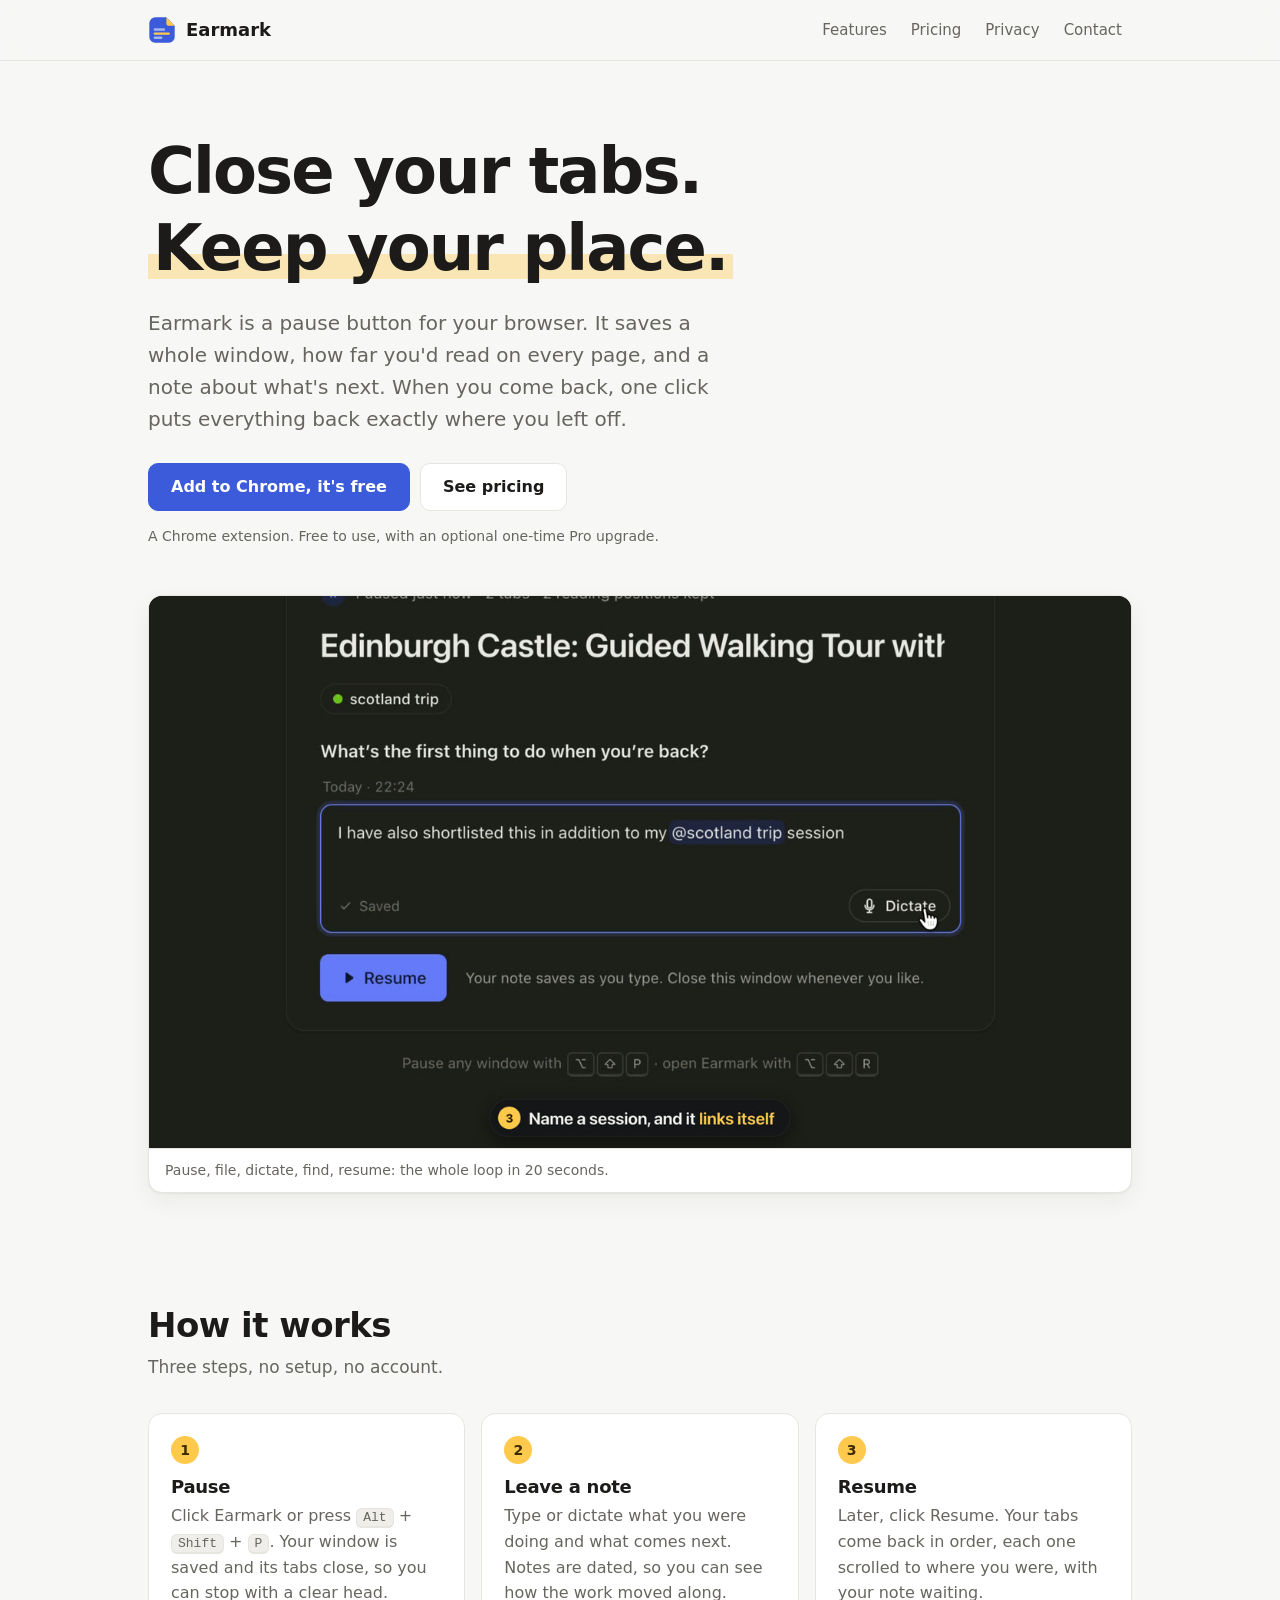
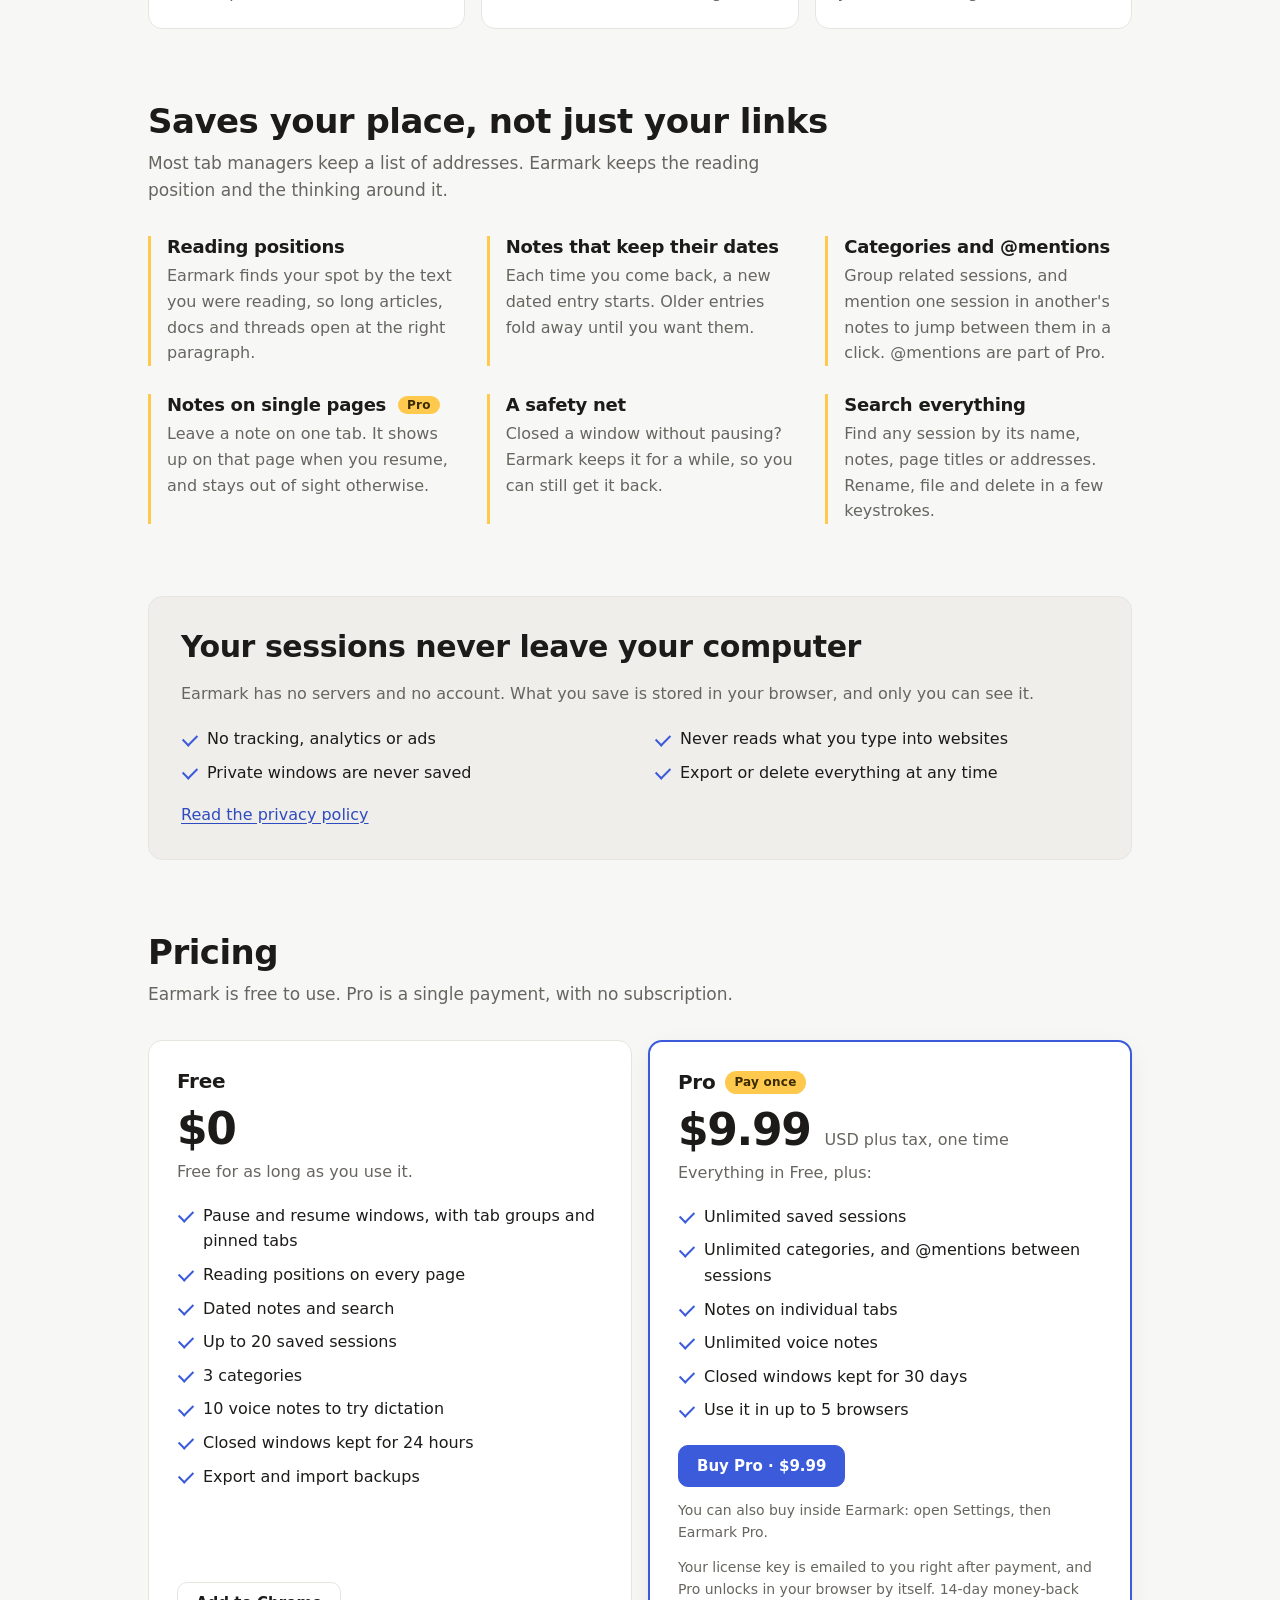
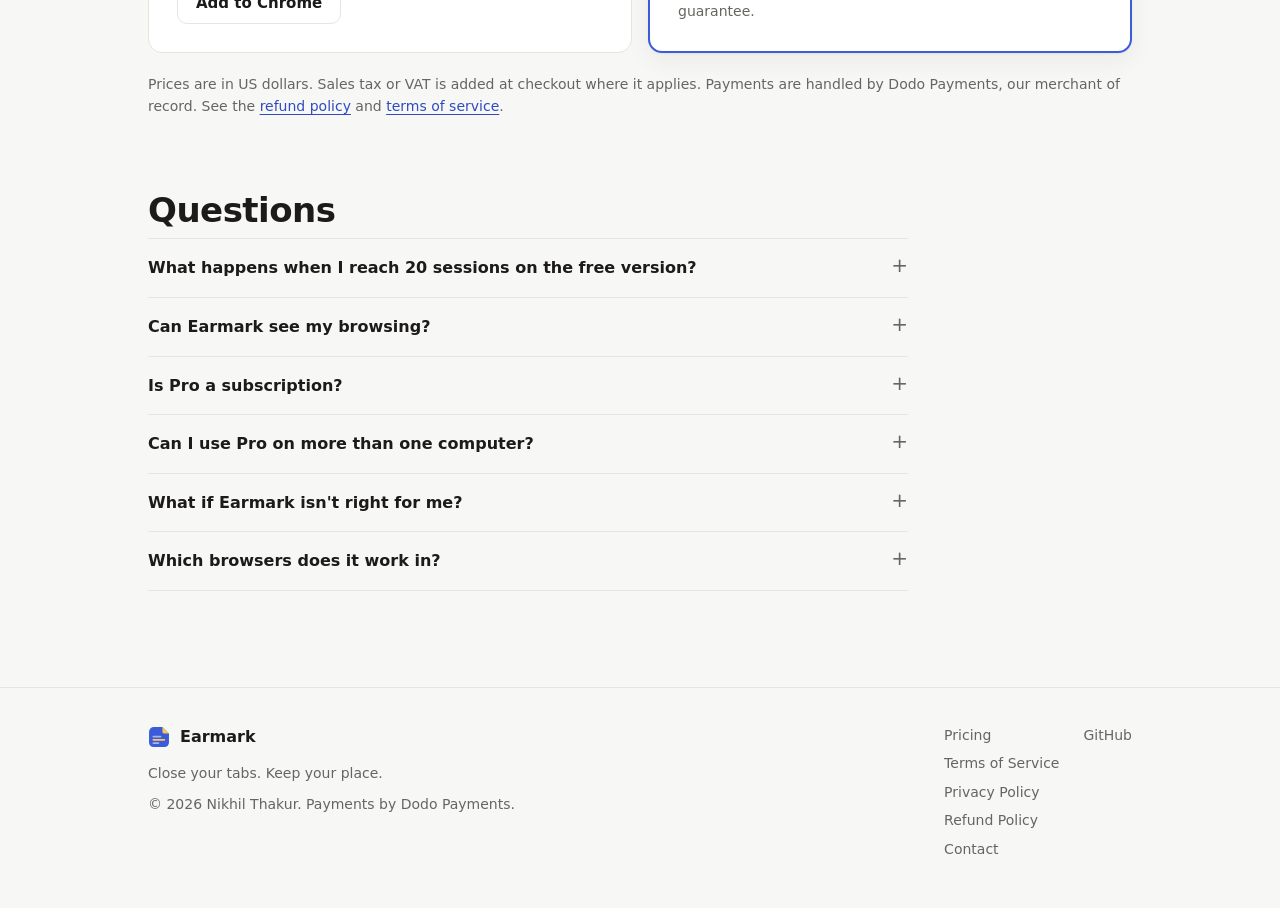
<file: index.html>
<!doctype html>
<html lang="en">
  <head>
    <meta charset="utf-8" />
    <meta name="viewport" content="width=device-width, initial-scale=1" />
    <title>Earmark: pick up where you left off</title>
    <meta
      name="description"
      content="Earmark is a Chrome extension that pauses a browser window, with how far you'd read on every page and a note about what's next, then brings it all back exactly where you left off."
    />
    <link rel="icon" href="icon.svg" type="image/svg+xml" />
    <link rel="icon" href="icon-32.png" sizes="32x32" type="image/png" />
    <link rel="stylesheet" href="style.css" />
  </head>
  <body>
    <a class="skip" href="#main">Skip to content</a>
<header class="site-header">
  <div class="wrap header-row">
    <a class="brand" href="index.html" aria-label="Earmark home">
      <svg class="logo" viewBox="0 0 128 128" aria-hidden="true">
  <path d="M34 6 H84 L122 44 V96 a26 26 0 0 1 -26 26 H32 a26 26 0 0 1 -26 -26 V34 A28 28 0 0 1 34 6 Z" fill="#3b5bdb" />
  <path d="M84 6 L122 44 H94 a10 10 0 0 1 -10 -10 Z" fill="#ffc94d" />
  <rect x="26" y="56" width="52" height="11" rx="5.5" fill="#fff" opacity=".55" />
  <rect x="26" y="75" width="74" height="11" rx="5.5" fill="#ffc94d" />
  <rect x="26" y="94" width="40" height="11" rx="5.5" fill="#fff" opacity=".55" />
</svg>

      <span>Earmark</span>
    </a>
    <nav class="site-nav" aria-label="Main">
      <a href="index.html#features">Features</a>
      <a href="index.html#pricing">Pricing</a>
      <a href="privacy.html">Privacy</a>
      <a href="contact.html">Contact</a>
    </nav>
  </div>
</header>


    <main id="main">
      <section class="hero">
        <div class="wrap">
          <h1>Close your tabs. <span class="hl">Keep your place.</span></h1>
          <p class="lede">
            Earmark is a pause button for your browser. It saves a whole window, how far you'd read on every page, and a
            note about what's next. When you come back, one click puts everything back exactly where you left off.
          </p>
          <div class="cta">
            
            <a class="btn btn-primary btn-lg" href="https://chromewebstore.google.com/detail/boepfpjhagnogffjcaibkddjmodpnflj">Add to Chrome, it's free</a>
            
            <a class="btn btn-lg" href="#pricing">See pricing</a>
          </div>
          <p class="cta-note">A Chrome extension. Free to use, with an optional one-time Pro upgrade.</p>

          
          <figure class="shot">
            <video
              class="demo"
              src="demo.mp4"
              poster="demo-poster.jpg"
              width="1280"
              height="720"
              autoplay
              muted
              loop
              playsinline
              aria-label="Earmark in 20 seconds: pausing a window, filing it in a category, dictating a note that links another session, finding it on the dashboard, and resuming a page at the paragraph you were reading."
            ></video>
            <figcaption>Pause, file, dictate, find, resume: the whole loop in 20 seconds.</figcaption>
          </figure>
          
          
        </div>
      </section>

      <section class="section" aria-labelledby="how">
        <div class="wrap">
          <h2 id="how">How it works</h2>
          <p class="section-lede">Three steps, no setup, no account.</p>
          <ol class="steps">
            <li>
              <h3>Pause</h3>
              <p>
                Click Earmark or press <kbd>Alt</kbd> + <kbd>Shift</kbd> + <kbd>P</kbd>. Your window is saved and its tabs
                close, so you can stop with a clear head.
              </p>
            </li>
            <li>
              <h3>Leave a note</h3>
              <p>Type or dictate what you were doing and what comes next. Notes are dated, so you can see how the work moved along.</p>
            </li>
            <li>
              <h3>Resume</h3>
              <p>Later, click Resume. Your tabs come back in order, each one scrolled to where you were, with your note waiting.</p>
            </li>
          </ol>
        </div>
      </section>

      <section class="section" id="features" aria-labelledby="features-title">
        <div class="wrap">
          <h2 id="features-title">Saves your place, not just your links</h2>
          <p class="section-lede">Most tab managers keep a list of addresses. Earmark keeps the reading position and the thinking around it.</p>
          <div class="features">
            <div>
              <h3>Reading positions</h3>
              <p>Earmark finds your spot by the text you were reading, so long articles, docs and threads open at the right paragraph.</p>
            </div>
            <div>
              <h3>Notes that keep their dates</h3>
              <p>Each time you come back, a new dated entry starts. Older entries fold away until you want them.</p>
            </div>
            <div>
              <h3>Categories and @mentions</h3>
              <p>Group related sessions, and mention one session in another's notes to jump between them in a click. @mentions are part of Pro.</p>
            </div>
            <div>
              <h3>Notes on single pages <span class="tag">Pro</span></h3>
              <p>Leave a note on one tab. It shows up on that page when you resume, and stays out of sight otherwise.</p>
            </div>
            <div>
              <h3>A safety net</h3>
              <p>Closed a window without pausing? Earmark keeps it for a while, so you can still get it back.</p>
            </div>
            <div>
              <h3>Search everything</h3>
              <p>Find any session by its name, notes, page titles or addresses. Rename, file and delete in a few keystrokes.</p>
            </div>
          </div>
        </div>
      </section>

      <section class="section" aria-labelledby="privacy-title">
        <div class="wrap">
          <div class="privacy-band">
            <h2 id="privacy-title">Your sessions never leave your computer</h2>
            <p class="muted">Earmark has no servers and no account. What you save is stored in your browser, and only you can see it.</p>
            <ul>
              <li>No tracking, analytics or ads</li>
              <li>Never reads what you type into websites</li>
              <li>Private windows are never saved</li>
              <li>Export or delete everything at any time</li>
            </ul>
            <a href="privacy.html">Read the privacy policy</a>
          </div>
        </div>
      </section>

      <section class="section" id="pricing" aria-labelledby="pricing-title">
        <div class="wrap">
          <h2 id="pricing-title">Pricing</h2>
          <p class="section-lede">Earmark is free to use. Pro is a single payment, with no subscription.</p>
          <div class="plans">
            <article class="plan">
              <div class="plan-head"><h3>Free</h3></div>
              <p class="price">$0</p>
              <p class="plan-sub">Free for as long as you use it.</p>
              <ul>
                <li>Pause and resume windows, with tab groups and pinned tabs</li>
                <li>Reading positions on every page</li>
                <li>Dated notes and search</li>
                <li>Up to 20 saved sessions</li>
                <li>3 categories</li>
                <li>10 voice notes to try dictation</li>
                <li>Closed windows kept for 24 hours</li>
                <li>Export and import backups</li>
              </ul>
              <div class="plan-foot">
                
                <a class="btn" href="https://chromewebstore.google.com/detail/boepfpjhagnogffjcaibkddjmodpnflj">Add to Chrome</a>
                
              </div>
            </article>

            <article class="plan plan-pro">
              <div class="plan-head">
                <h3>Pro</h3>
                <span class="tag">Pay once</span>
              </div>
              <p class="price">$9.99 <small>USD plus tax, one time</small></p>
              <p class="plan-sub">Everything in Free, plus:</p>
              <ul>
                <li>Unlimited saved sessions</li>
                <li>Unlimited categories, and @mentions between sessions</li>
                <li>Notes on individual tabs</li>
                <li>Unlimited voice notes</li>
                <li>Closed windows kept for 30 days</li>
                <li>Use it in up to 5 browsers</li>
              </ul>
              <div class="plan-foot">
                
                <a class="btn btn-primary" href="https://checkout.dodopayments.com/buy/pdt_0NqYmQB2jbAgThN4yZO92?quantity=1&amp;redirect_url=https%3A%2F%2Fbashward.github.io%2Fearmark%2Fthanks.html">Buy Pro · $9.99</a>
                <p class="fine">You can also buy inside Earmark: open Settings, then Earmark Pro.</p>
                
                <p class="fine">
                  Your license key is emailed to you right after payment, and Pro unlocks in your browser by itself.
                  14-day money-back guarantee.
                </p>
              </div>
            </article>
          </div>
          <p class="pricing-notes">
            Prices are in US dollars. Sales tax or VAT is added at checkout where it applies. Payments are handled by Dodo
            Payments, our merchant of record. See the <a href="refunds.html">refund policy</a> and
            <a href="terms.html">terms of service</a>.
          </p>
        </div>
      </section>

      <section class="section" aria-labelledby="faq-title">
        <div class="wrap">
          <h2 id="faq-title">Questions</h2>
          <div class="faq">
            <details>
              <summary>What happens when I reach 20 sessions on the free version?</summary>
              <p>
                Pausing still works. Your least-used session moves to Recently deleted, where you can bring it back for 30
                days. Nothing is ever locked: free or Pro, you can always open, resume and export every session.
              </p>
            </details>
            <details>
              <summary>Can Earmark see my browsing?</summary>
              <p>
                No. Earmark runs entirely in your browser and has no servers. It only saves the windows you pause, and it
                never reads what you type into websites.
              </p>
            </details>
            <details>
              <summary>Is Pro a subscription?</summary>
              <p>No. You pay $9.99 plus tax once and Pro is yours. There's nothing to renew or cancel.</p>
            </details>
            <details>
              <summary>Can I use Pro on more than one computer?</summary>
              <p>
                Yes. One license key works in up to 5 browsers at once, for example your home and work computers. You can
                free up a spot from Earmark's settings at any time.
              </p>
            </details>
            <details>
              <summary>What if Earmark isn't right for me?</summary>
              <p>
                Email us within 14 days of buying Pro and we'll refund you in full. See the
                <a href="refunds.html">refund policy</a>.
              </p>
            </details>
            <details>
              <summary>Which browsers does it work in?</summary>
              <p>Earmark is built for Google Chrome on Windows, Mac, Linux and ChromeOS.</p>
            </details>
          </div>
        </div>
      </section>
    </main>

    <footer class="site-footer">
  <div class="wrap footer-row">
    <div class="footer-about">
      <a class="brand brand-sm" href="index.html">
        <svg class="logo" viewBox="0 0 128 128" aria-hidden="true">
  <path d="M34 6 H84 L122 44 V96 a26 26 0 0 1 -26 26 H32 a26 26 0 0 1 -26 -26 V34 A28 28 0 0 1 34 6 Z" fill="#3b5bdb" />
  <path d="M84 6 L122 44 H94 a10 10 0 0 1 -10 -10 Z" fill="#ffc94d" />
  <rect x="26" y="56" width="52" height="11" rx="5.5" fill="#fff" opacity=".55" />
  <rect x="26" y="75" width="74" height="11" rx="5.5" fill="#ffc94d" />
  <rect x="26" y="94" width="40" height="11" rx="5.5" fill="#fff" opacity=".55" />
</svg>

        <span>Earmark</span>
      </a>
      <p>Close your tabs. Keep your place.</p>
      <p>© 2026 Nikhil Thakur. Payments by Dodo Payments.</p>
    </div>
    <nav class="footer-nav" aria-label="Policies and contact">
      <a href="index.html#pricing">Pricing</a>
      <a href="terms.html">Terms of Service</a>
      <a href="privacy.html">Privacy Policy</a>
      <a href="refunds.html">Refund Policy</a>
      <a href="contact.html">Contact</a>
    </nav>
    <nav class="footer-social" aria-label="Elsewhere">
      <a href="https://github.com/bashward" rel="me noopener">GitHub</a>
    </nav>
  </div>
</footer>

    <script>
      // With reduced motion on, the demo waits for a press of Play instead of looping by itself.
      const demo = document.querySelector('video.demo');
      if (demo && matchMedia('(prefers-reduced-motion: reduce)').matches) {
        demo.removeAttribute('autoplay');
        demo.pause();
        demo.controls = true;
      }
    </script>
  </body>
</html>
</file>
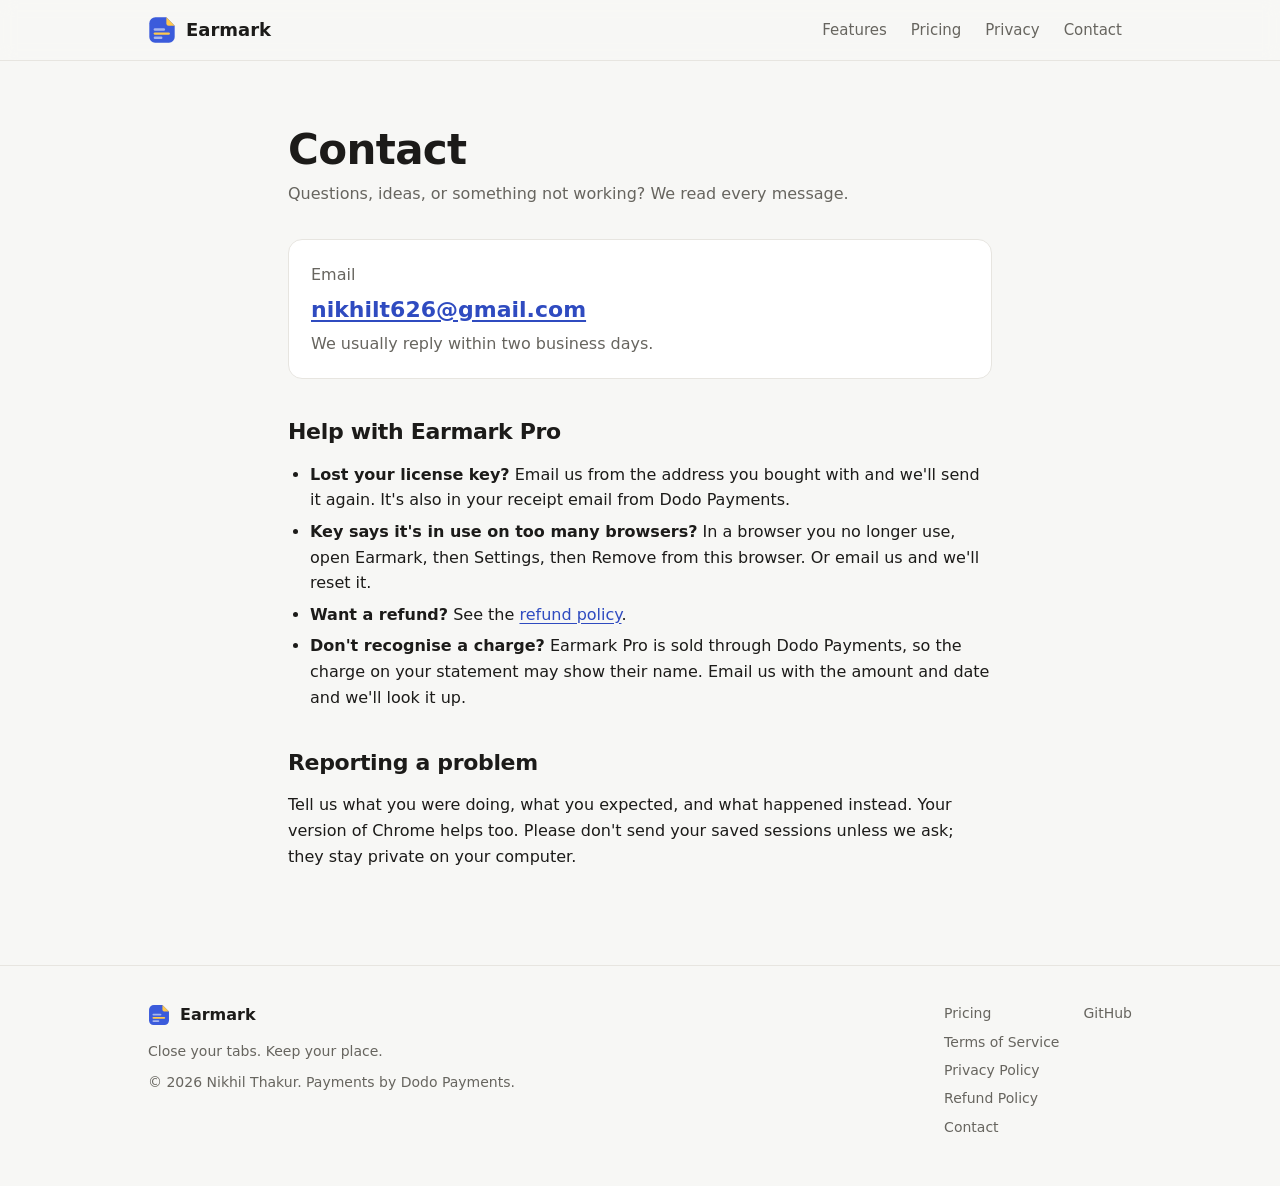
<file: contact.html>
<!doctype html>
<html lang="en">
  <head>
    <meta charset="utf-8" />
    <meta name="viewport" content="width=device-width, initial-scale=1" />
    <title>Contact · Earmark</title>
    <meta name="description" content="Get help with Earmark or Earmark Pro." />
    <link rel="icon" href="icon.svg" type="image/svg+xml" />
    <link rel="icon" href="icon-32.png" sizes="32x32" type="image/png" />
    <link rel="stylesheet" href="style.css" />
  </head>
  <body>
    <a class="skip" href="#main">Skip to content</a>
<header class="site-header">
  <div class="wrap header-row">
    <a class="brand" href="index.html" aria-label="Earmark home">
      <svg class="logo" viewBox="0 0 128 128" aria-hidden="true">
  <path d="M34 6 H84 L122 44 V96 a26 26 0 0 1 -26 26 H32 a26 26 0 0 1 -26 -26 V34 A28 28 0 0 1 34 6 Z" fill="#3b5bdb" />
  <path d="M84 6 L122 44 H94 a10 10 0 0 1 -10 -10 Z" fill="#ffc94d" />
  <rect x="26" y="56" width="52" height="11" rx="5.5" fill="#fff" opacity=".55" />
  <rect x="26" y="75" width="74" height="11" rx="5.5" fill="#ffc94d" />
  <rect x="26" y="94" width="40" height="11" rx="5.5" fill="#fff" opacity=".55" />
</svg>

      <span>Earmark</span>
    </a>
    <nav class="site-nav" aria-label="Main">
      <a href="index.html#features">Features</a>
      <a href="index.html#pricing">Pricing</a>
      <a href="privacy.html">Privacy</a>
      <a href="contact.html">Contact</a>
    </nav>
  </div>
</header>


    <main id="main" class="doc">
      <h1>Contact</h1>
      <p class="updated">Questions, ideas, or something not working? We read every message.</p>

      <div class="contact-card">
        <span class="muted">Email</span>
        <a class="email" href="mailto:nikhilt626@gmail.com">nikhilt626@gmail.com</a>
        <span class="muted">We usually reply within two business days.</span>
      </div>

      <h2>Help with Earmark Pro</h2>
      <ul>
        <li>
          <strong>Lost your license key?</strong> Email us from the address you bought with and we'll send it again. It's also
          in your receipt email from Dodo Payments.
        </li>
        <li>
          <strong>Key says it's in use on too many browsers?</strong> In a browser you no longer use, open Earmark, then
          Settings, then Remove from this browser. Or email us and we'll reset it.
        </li>
        <li><strong>Want a refund?</strong> See the <a href="refunds.html">refund policy</a>.</li>
        <li>
          <strong>Don't recognise a charge?</strong> Earmark Pro is sold through Dodo Payments, so the charge on your
          statement may show their name. Email us with the amount and date and we'll look it up.
        </li>
      </ul>

      <h2>Reporting a problem</h2>
      <p>
        Tell us what you were doing, what you expected, and what happened instead. Your version of Chrome helps too. Please
        don't send your saved sessions unless we ask; they stay private on your computer.
      </p>
    </main>

    <footer class="site-footer">
  <div class="wrap footer-row">
    <div class="footer-about">
      <a class="brand brand-sm" href="index.html">
        <svg class="logo" viewBox="0 0 128 128" aria-hidden="true">
  <path d="M34 6 H84 L122 44 V96 a26 26 0 0 1 -26 26 H32 a26 26 0 0 1 -26 -26 V34 A28 28 0 0 1 34 6 Z" fill="#3b5bdb" />
  <path d="M84 6 L122 44 H94 a10 10 0 0 1 -10 -10 Z" fill="#ffc94d" />
  <rect x="26" y="56" width="52" height="11" rx="5.5" fill="#fff" opacity=".55" />
  <rect x="26" y="75" width="74" height="11" rx="5.5" fill="#ffc94d" />
  <rect x="26" y="94" width="40" height="11" rx="5.5" fill="#fff" opacity=".55" />
</svg>

        <span>Earmark</span>
      </a>
      <p>Close your tabs. Keep your place.</p>
      <p>© 2026 Nikhil Thakur. Payments by Dodo Payments.</p>
    </div>
    <nav class="footer-nav" aria-label="Policies and contact">
      <a href="index.html#pricing">Pricing</a>
      <a href="terms.html">Terms of Service</a>
      <a href="privacy.html">Privacy Policy</a>
      <a href="refunds.html">Refund Policy</a>
      <a href="contact.html">Contact</a>
    </nav>
    <nav class="footer-social" aria-label="Elsewhere">
      <a href="https://github.com/bashward" rel="me noopener">GitHub</a>
    </nav>
  </div>
</footer>

  </body>
</html>
</file>
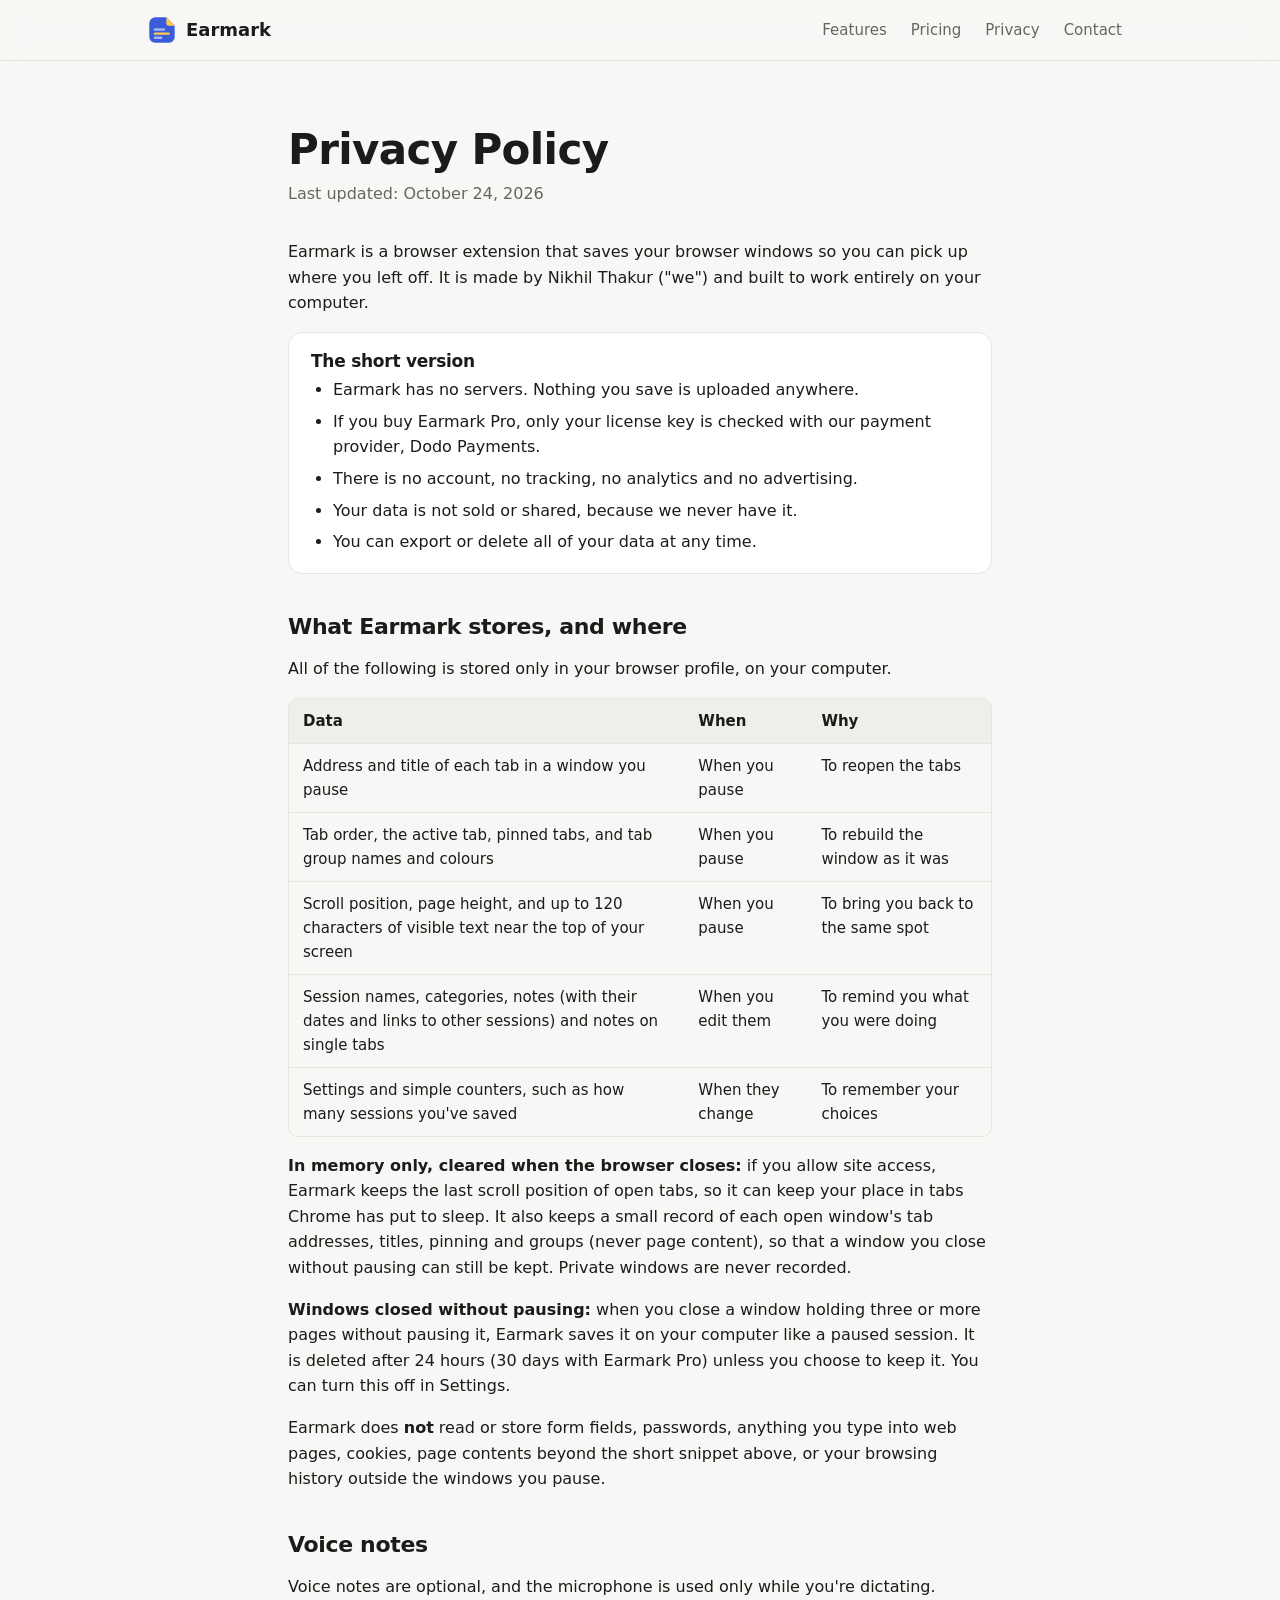
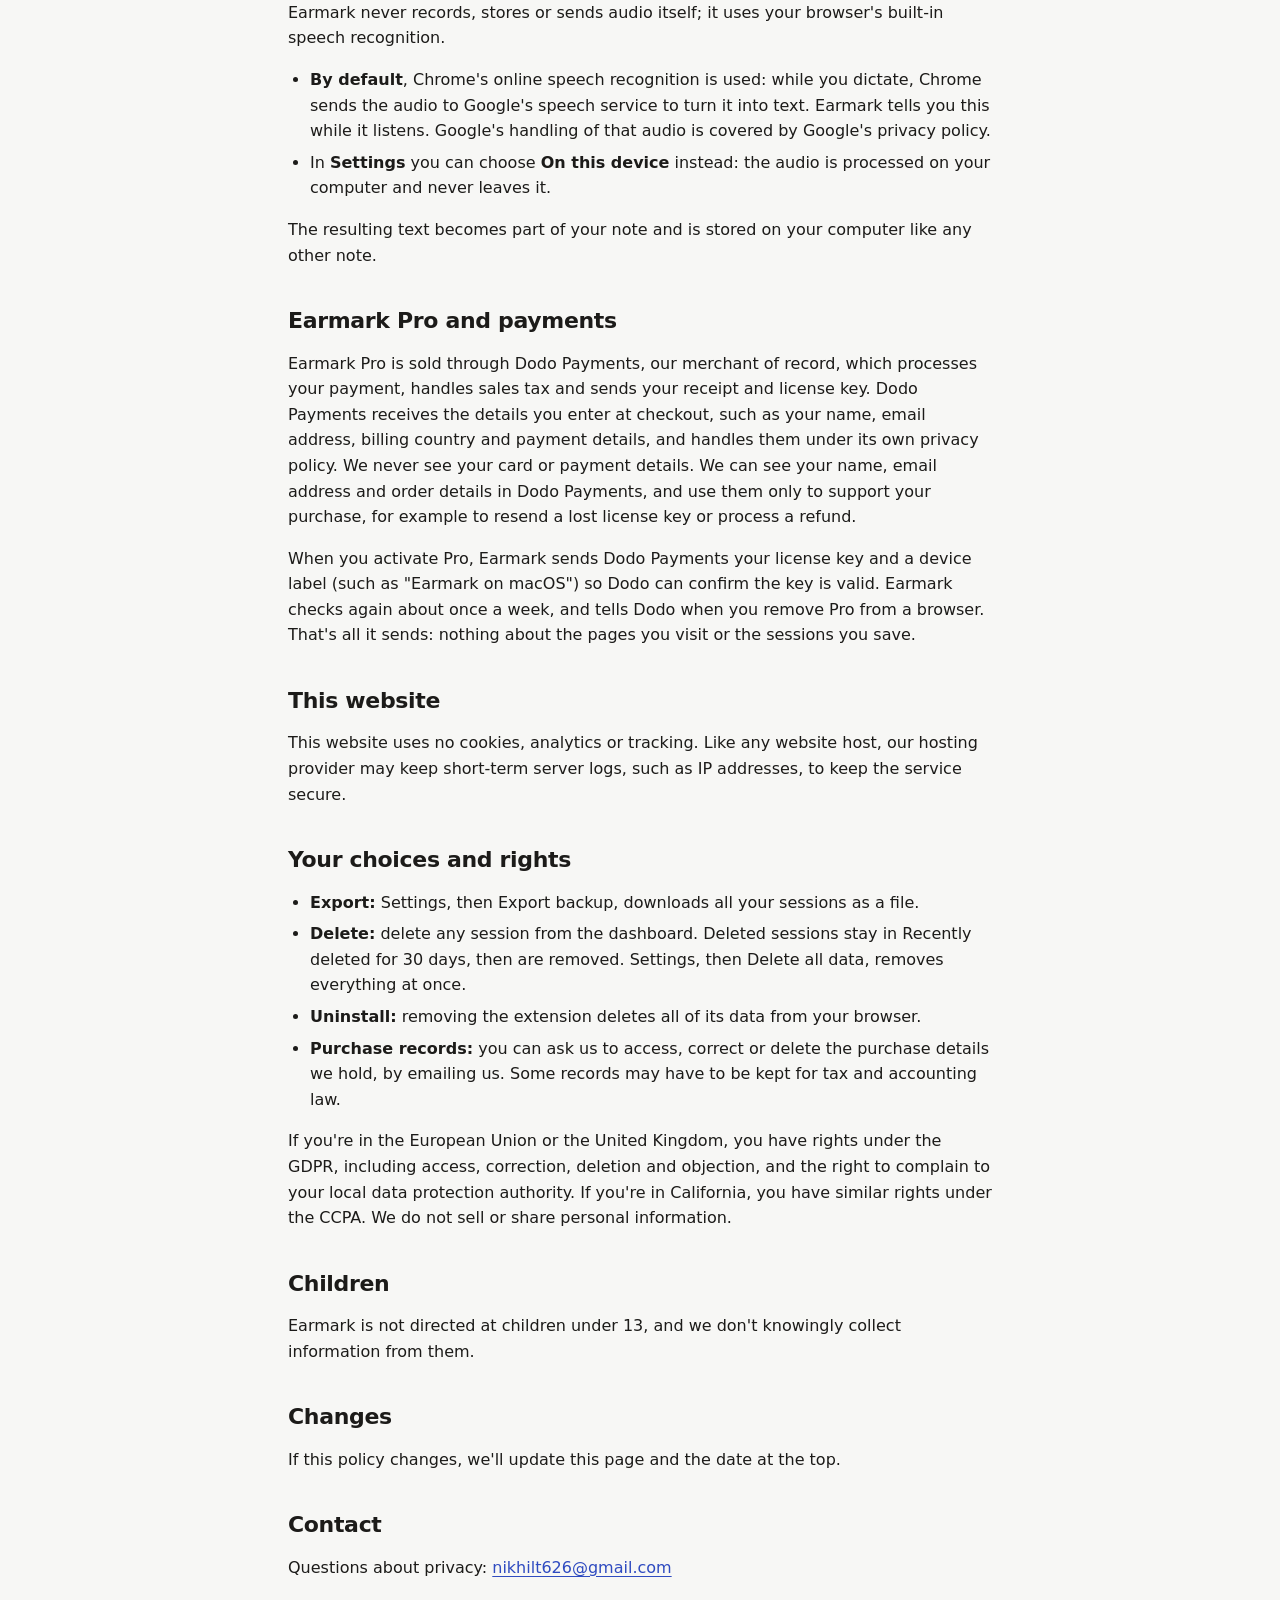
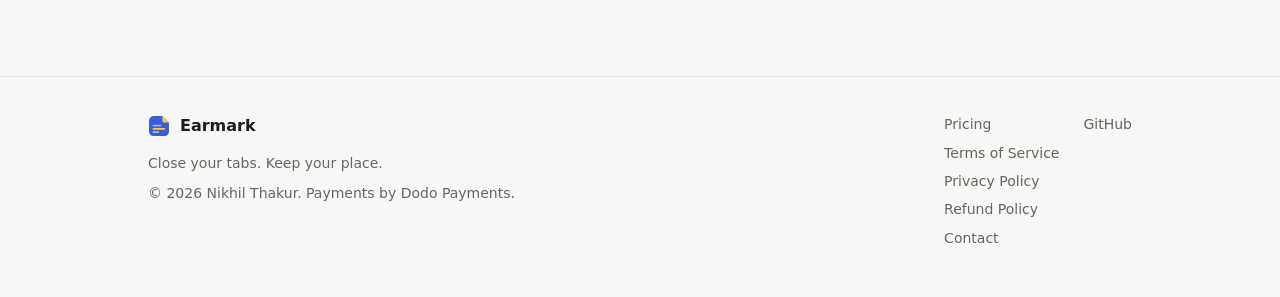
<file: privacy.html>
<!doctype html>
<html lang="en">
  <head>
    <meta charset="utf-8" />
    <meta name="viewport" content="width=device-width, initial-scale=1" />
    <title>Privacy Policy · Earmark</title>
    <meta name="description" content="How Earmark handles your data: everything stays in your browser, with no servers, account or tracking." />
    <link rel="icon" href="icon.svg" type="image/svg+xml" />
    <link rel="icon" href="icon-32.png" sizes="32x32" type="image/png" />
    <link rel="stylesheet" href="style.css" />
  </head>
  <body>
    <a class="skip" href="#main">Skip to content</a>
<header class="site-header">
  <div class="wrap header-row">
    <a class="brand" href="index.html" aria-label="Earmark home">
      <svg class="logo" viewBox="0 0 128 128" aria-hidden="true">
  <path d="M34 6 H84 L122 44 V96 a26 26 0 0 1 -26 26 H32 a26 26 0 0 1 -26 -26 V34 A28 28 0 0 1 34 6 Z" fill="#3b5bdb" />
  <path d="M84 6 L122 44 H94 a10 10 0 0 1 -10 -10 Z" fill="#ffc94d" />
  <rect x="26" y="56" width="52" height="11" rx="5.5" fill="#fff" opacity=".55" />
  <rect x="26" y="75" width="74" height="11" rx="5.5" fill="#ffc94d" />
  <rect x="26" y="94" width="40" height="11" rx="5.5" fill="#fff" opacity=".55" />
</svg>

      <span>Earmark</span>
    </a>
    <nav class="site-nav" aria-label="Main">
      <a href="index.html#features">Features</a>
      <a href="index.html#pricing">Pricing</a>
      <a href="privacy.html">Privacy</a>
      <a href="contact.html">Contact</a>
    </nav>
  </div>
</header>


    <main id="main" class="doc">
      <h1>Privacy Policy</h1>
      <p class="updated">Last updated: October 24, 2026</p>

      <p>
        Earmark is a browser extension that saves your browser windows so you can pick up where you left off. It is made by
        Nikhil Thakur ("we") and built to work entirely on your computer.
      </p>

      <div class="summary">
        <h2>The short version</h2>
        <ul>
          <li>Earmark has no servers. Nothing you save is uploaded anywhere.</li>
          <li>If you buy Earmark Pro, only your license key is checked with our payment provider, Dodo Payments.</li>
          <li>There is no account, no tracking, no analytics and no advertising.</li>
          <li>Your data is not sold or shared, because we never have it.</li>
          <li>You can export or delete all of your data at any time.</li>
        </ul>
      </div>

      <h2>What Earmark stores, and where</h2>
      <p>All of the following is stored only in your browser profile, on your computer.</p>
      <div class="table-scroll">
        <table>
          <thead>
            <tr>
              <th scope="col">Data</th>
              <th scope="col">When</th>
              <th scope="col">Why</th>
            </tr>
          </thead>
          <tbody>
            <tr>
              <td>Address and title of each tab in a window you pause</td>
              <td>When you pause</td>
              <td>To reopen the tabs</td>
            </tr>
            <tr>
              <td>Tab order, the active tab, pinned tabs, and tab group names and colours</td>
              <td>When you pause</td>
              <td>To rebuild the window as it was</td>
            </tr>
            <tr>
              <td>Scroll position, page height, and up to 120 characters of visible text near the top of your screen</td>
              <td>When you pause</td>
              <td>To bring you back to the same spot</td>
            </tr>
            <tr>
              <td>Session names, categories, notes (with their dates and links to other sessions) and notes on single tabs</td>
              <td>When you edit them</td>
              <td>To remind you what you were doing</td>
            </tr>
            <tr>
              <td>Settings and simple counters, such as how many sessions you've saved</td>
              <td>When they change</td>
              <td>To remember your choices</td>
            </tr>
          </tbody>
        </table>
      </div>

      <p>
        <strong>In memory only, cleared when the browser closes:</strong> if you allow site access, Earmark keeps the last
        scroll position of open tabs, so it can keep your place in tabs Chrome has put to sleep. It also keeps a small record
        of each open window's tab addresses, titles, pinning and groups (never page content), so that a window you close
        without pausing can still be kept. Private windows are never recorded.
      </p>
      <p>
        <strong>Windows closed without pausing:</strong> when you close a window holding three or more pages without pausing
        it, Earmark saves it on your computer like a paused session. It is deleted after 24 hours (30 days with Earmark Pro)
        unless you choose to keep it. You can turn this off in Settings.
      </p>
      <p>
        Earmark does <strong>not</strong> read or store form fields, passwords, anything you type into web pages, cookies,
        page contents beyond the short snippet above, or your browsing history outside the windows you pause.
      </p>

      <h2>Voice notes</h2>
      <p>
        Voice notes are optional, and the microphone is used only while you're dictating. Earmark never records, stores or
        sends audio itself; it uses your browser's built-in speech recognition.
      </p>
      <ul>
        <li>
          <strong>By default</strong>, Chrome's online speech recognition is used: while you dictate, Chrome sends the audio
          to Google's speech service to turn it into text. Earmark tells you this while it listens. Google's handling of
          that audio is covered by Google's privacy policy.
        </li>
        <li>
          In <strong>Settings</strong> you can choose <strong>On this device</strong> instead: the audio is processed on your
          computer and never leaves it.
        </li>
      </ul>
      <p>The resulting text becomes part of your note and is stored on your computer like any other note.</p>

      <h2>Earmark Pro and payments</h2>
      <p>
        Earmark Pro is sold through Dodo Payments, our merchant of record, which processes your payment, handles sales tax
        and sends your receipt and license key. Dodo Payments receives the details you enter at checkout, such as your
        name, email address, billing country and payment details, and handles them under its own privacy policy. We never
        see your card or payment details. We can see your name, email address and order details in Dodo Payments, and use
        them only to support your purchase, for example to resend a lost license key or process a refund.
      </p>
      <p>
        When you activate Pro, Earmark sends Dodo Payments your license key and a device label (such as "Earmark on
        macOS") so Dodo can confirm the key is valid. Earmark checks again about once a week, and tells Dodo when you remove
        Pro from a browser. That's all it sends: nothing about the pages you visit or the sessions you save.
      </p>

      <h2>This website</h2>
      <p>
        This website uses no cookies, analytics or tracking. Like any website host, our hosting provider may keep short-term
        server logs, such as IP addresses, to keep the service secure.
      </p>

      <h2>Your choices and rights</h2>
      <ul>
        <li><strong>Export:</strong> Settings, then Export backup, downloads all your sessions as a file.</li>
        <li>
          <strong>Delete:</strong> delete any session from the dashboard. Deleted sessions stay in Recently deleted for 30
          days, then are removed. Settings, then Delete all data, removes everything at once.
        </li>
        <li><strong>Uninstall:</strong> removing the extension deletes all of its data from your browser.</li>
        <li>
          <strong>Purchase records:</strong> you can ask us to access, correct or delete the purchase details we hold, by
          emailing us. Some records may have to be kept for tax and accounting law.
        </li>
      </ul>
      <p>
        If you're in the European Union or the United Kingdom, you have rights under the GDPR, including access, correction,
        deletion and objection, and the right to complain to your local data protection authority. If you're in California,
        you have similar rights under the CCPA. We do not sell or share personal information.
      </p>

      <h2>Children</h2>
      <p>Earmark is not directed at children under 13, and we don't knowingly collect information from them.</p>

      <h2>Changes</h2>
      <p>If this policy changes, we'll update this page and the date at the top.</p>

      <h2>Contact</h2>
      <p>Questions about privacy: <a href="mailto:nikhilt626@gmail.com">nikhilt626@gmail.com</a></p>
    </main>

    <footer class="site-footer">
  <div class="wrap footer-row">
    <div class="footer-about">
      <a class="brand brand-sm" href="index.html">
        <svg class="logo" viewBox="0 0 128 128" aria-hidden="true">
  <path d="M34 6 H84 L122 44 V96 a26 26 0 0 1 -26 26 H32 a26 26 0 0 1 -26 -26 V34 A28 28 0 0 1 34 6 Z" fill="#3b5bdb" />
  <path d="M84 6 L122 44 H94 a10 10 0 0 1 -10 -10 Z" fill="#ffc94d" />
  <rect x="26" y="56" width="52" height="11" rx="5.5" fill="#fff" opacity=".55" />
  <rect x="26" y="75" width="74" height="11" rx="5.5" fill="#ffc94d" />
  <rect x="26" y="94" width="40" height="11" rx="5.5" fill="#fff" opacity=".55" />
</svg>

        <span>Earmark</span>
      </a>
      <p>Close your tabs. Keep your place.</p>
      <p>© 2026 Nikhil Thakur. Payments by Dodo Payments.</p>
    </div>
    <nav class="footer-nav" aria-label="Policies and contact">
      <a href="index.html#pricing">Pricing</a>
      <a href="terms.html">Terms of Service</a>
      <a href="privacy.html">Privacy Policy</a>
      <a href="refunds.html">Refund Policy</a>
      <a href="contact.html">Contact</a>
    </nav>
    <nav class="footer-social" aria-label="Elsewhere">
      <a href="https://github.com/bashward" rel="me noopener">GitHub</a>
    </nav>
  </div>
</footer>

  </body>
</html>
</file>
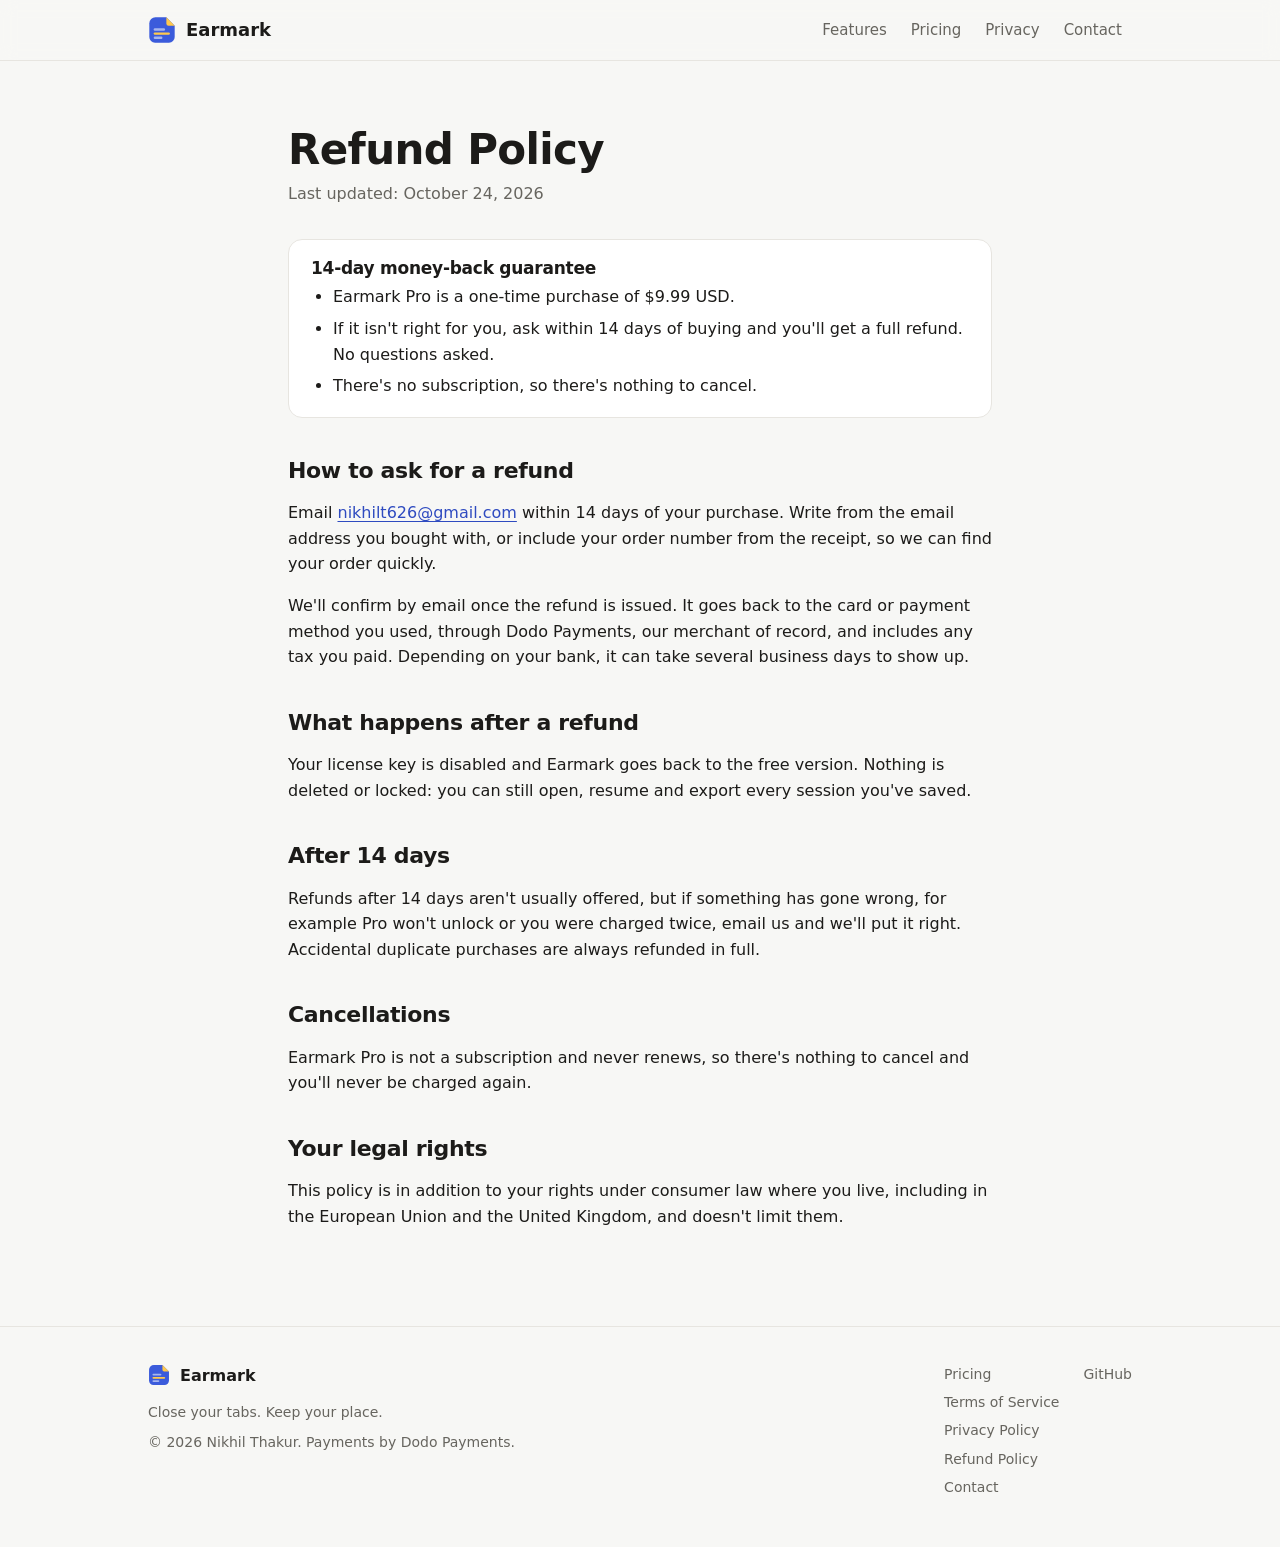
<file: refunds.html>
<!doctype html>
<html lang="en">
  <head>
    <meta charset="utf-8" />
    <meta name="viewport" content="width=device-width, initial-scale=1" />
    <title>Refund Policy · Earmark</title>
    <meta name="description" content="Earmark Pro comes with a money-back guarantee. Here's how to ask for a refund." />
    <link rel="icon" href="icon.svg" type="image/svg+xml" />
    <link rel="icon" href="icon-32.png" sizes="32x32" type="image/png" />
    <link rel="stylesheet" href="style.css" />
  </head>
  <body>
    <a class="skip" href="#main">Skip to content</a>
<header class="site-header">
  <div class="wrap header-row">
    <a class="brand" href="index.html" aria-label="Earmark home">
      <svg class="logo" viewBox="0 0 128 128" aria-hidden="true">
  <path d="M34 6 H84 L122 44 V96 a26 26 0 0 1 -26 26 H32 a26 26 0 0 1 -26 -26 V34 A28 28 0 0 1 34 6 Z" fill="#3b5bdb" />
  <path d="M84 6 L122 44 H94 a10 10 0 0 1 -10 -10 Z" fill="#ffc94d" />
  <rect x="26" y="56" width="52" height="11" rx="5.5" fill="#fff" opacity=".55" />
  <rect x="26" y="75" width="74" height="11" rx="5.5" fill="#ffc94d" />
  <rect x="26" y="94" width="40" height="11" rx="5.5" fill="#fff" opacity=".55" />
</svg>

      <span>Earmark</span>
    </a>
    <nav class="site-nav" aria-label="Main">
      <a href="index.html#features">Features</a>
      <a href="index.html#pricing">Pricing</a>
      <a href="privacy.html">Privacy</a>
      <a href="contact.html">Contact</a>
    </nav>
  </div>
</header>


    <main id="main" class="doc">
      <h1>Refund Policy</h1>
      <p class="updated">Last updated: October 24, 2026</p>

      <div class="summary">
        <h2>14-day money-back guarantee</h2>
        <ul>
          <li>Earmark Pro is a one-time purchase of $9.99 USD.</li>
          <li>If it isn't right for you, ask within 14 days of buying and you'll get a full refund. No questions asked.</li>
          <li>There's no subscription, so there's nothing to cancel.</li>
        </ul>
      </div>

      <h2>How to ask for a refund</h2>
      <p>
        Email <a href="mailto:nikhilt626@gmail.com">nikhilt626@gmail.com</a> within 14 days of your purchase. Write from
        the email address you bought with, or include your order number from the receipt, so we can find your order quickly.
      </p>
      <p>
        We'll confirm by email once the refund is issued. It goes back to the card or payment method you used, through Dodo
        Payments, our merchant of record, and includes any tax you paid. Depending on your bank, it can take several business
        days to show up.
      </p>

      <h2>What happens after a refund</h2>
      <p>
        Your license key is disabled and Earmark goes back to the free version. Nothing is deleted or locked: you can still
        open, resume and export every session you've saved.
      </p>

      <h2>After 14 days</h2>
      <p>
        Refunds after 14 days aren't usually offered, but if something has gone wrong, for example Pro won't
        unlock or you were charged twice, email us and we'll put it right. Accidental duplicate purchases are always
        refunded in full.
      </p>

      <h2>Cancellations</h2>
      <p>Earmark Pro is not a subscription and never renews, so there's nothing to cancel and you'll never be charged again.</p>

      <h2>Your legal rights</h2>
      <p>
        This policy is in addition to your rights under consumer law where you live, including in the European Union and the
        United Kingdom, and doesn't limit them.
      </p>
    </main>

    <footer class="site-footer">
  <div class="wrap footer-row">
    <div class="footer-about">
      <a class="brand brand-sm" href="index.html">
        <svg class="logo" viewBox="0 0 128 128" aria-hidden="true">
  <path d="M34 6 H84 L122 44 V96 a26 26 0 0 1 -26 26 H32 a26 26 0 0 1 -26 -26 V34 A28 28 0 0 1 34 6 Z" fill="#3b5bdb" />
  <path d="M84 6 L122 44 H94 a10 10 0 0 1 -10 -10 Z" fill="#ffc94d" />
  <rect x="26" y="56" width="52" height="11" rx="5.5" fill="#fff" opacity=".55" />
  <rect x="26" y="75" width="74" height="11" rx="5.5" fill="#ffc94d" />
  <rect x="26" y="94" width="40" height="11" rx="5.5" fill="#fff" opacity=".55" />
</svg>

        <span>Earmark</span>
      </a>
      <p>Close your tabs. Keep your place.</p>
      <p>© 2026 Nikhil Thakur. Payments by Dodo Payments.</p>
    </div>
    <nav class="footer-nav" aria-label="Policies and contact">
      <a href="index.html#pricing">Pricing</a>
      <a href="terms.html">Terms of Service</a>
      <a href="privacy.html">Privacy Policy</a>
      <a href="refunds.html">Refund Policy</a>
      <a href="contact.html">Contact</a>
    </nav>
    <nav class="footer-social" aria-label="Elsewhere">
      <a href="https://github.com/bashward" rel="me noopener">GitHub</a>
    </nav>
  </div>
</footer>

  </body>
</html>
</file>
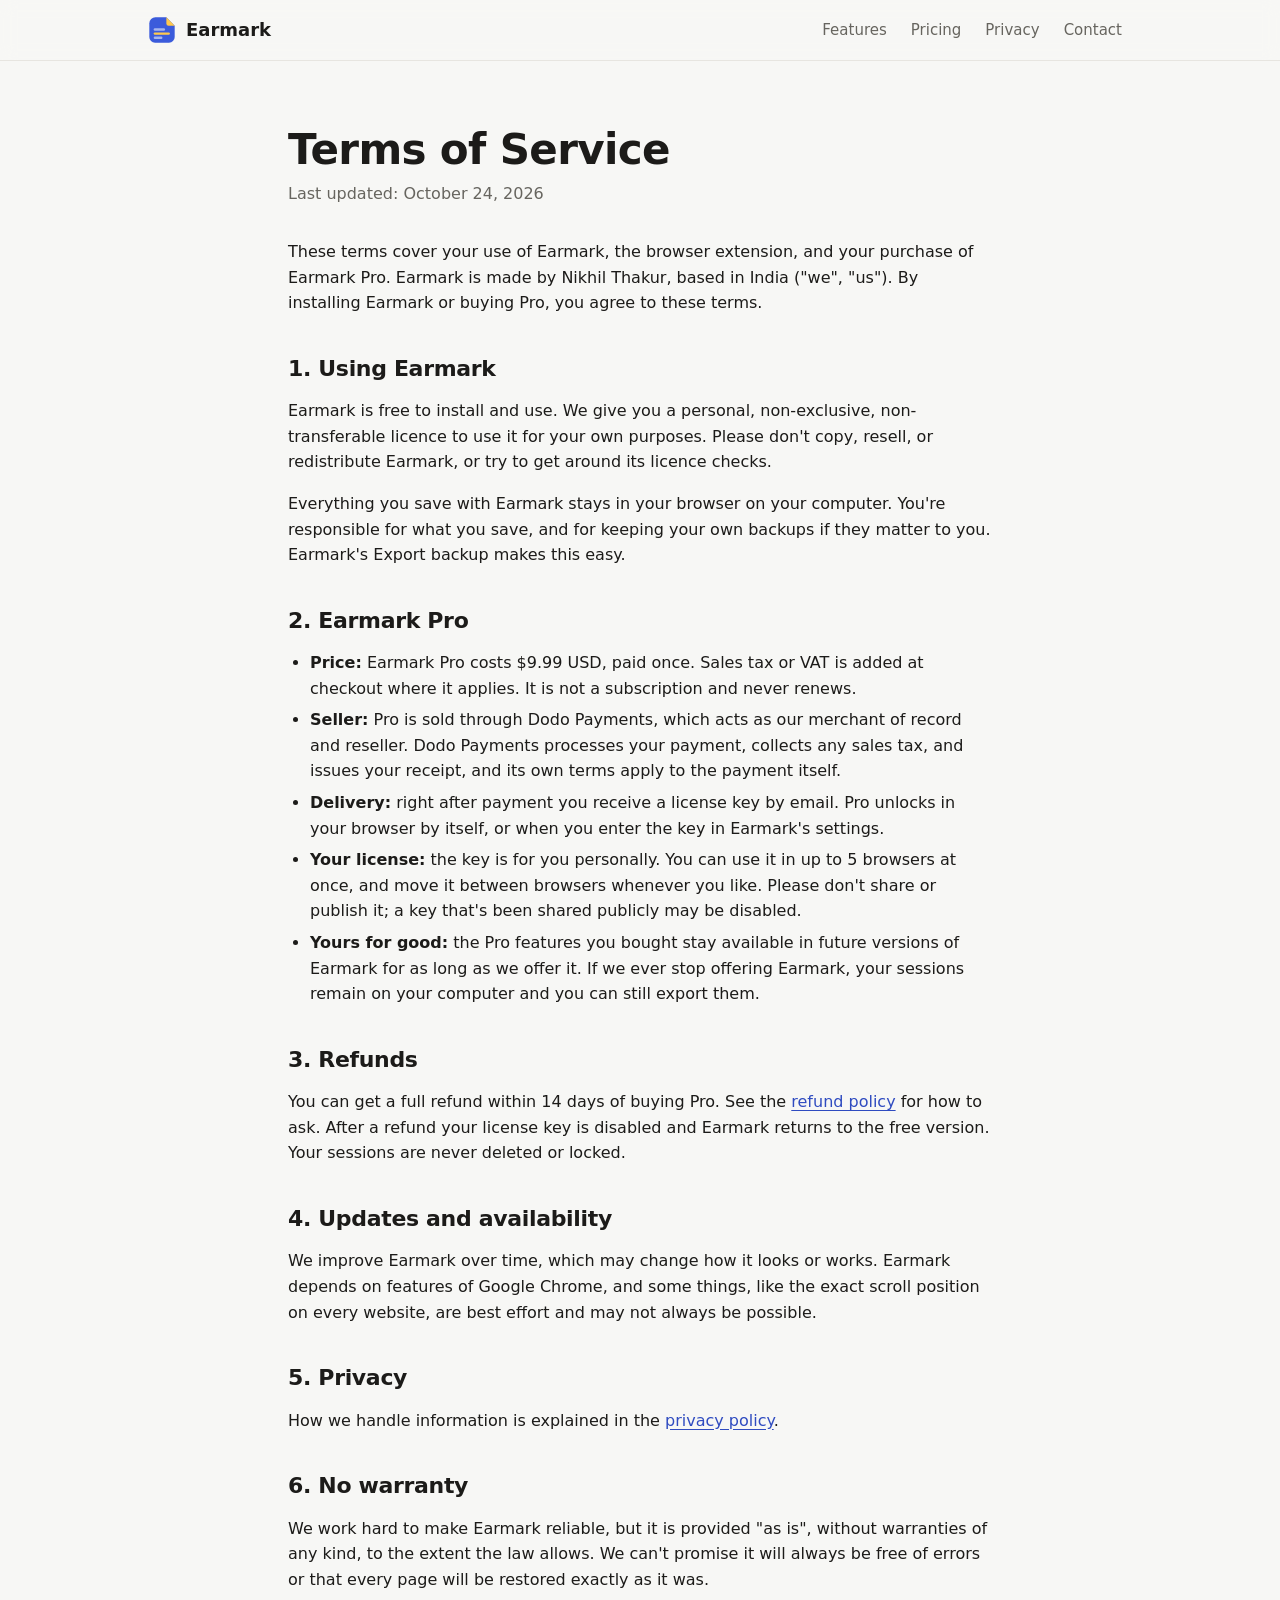
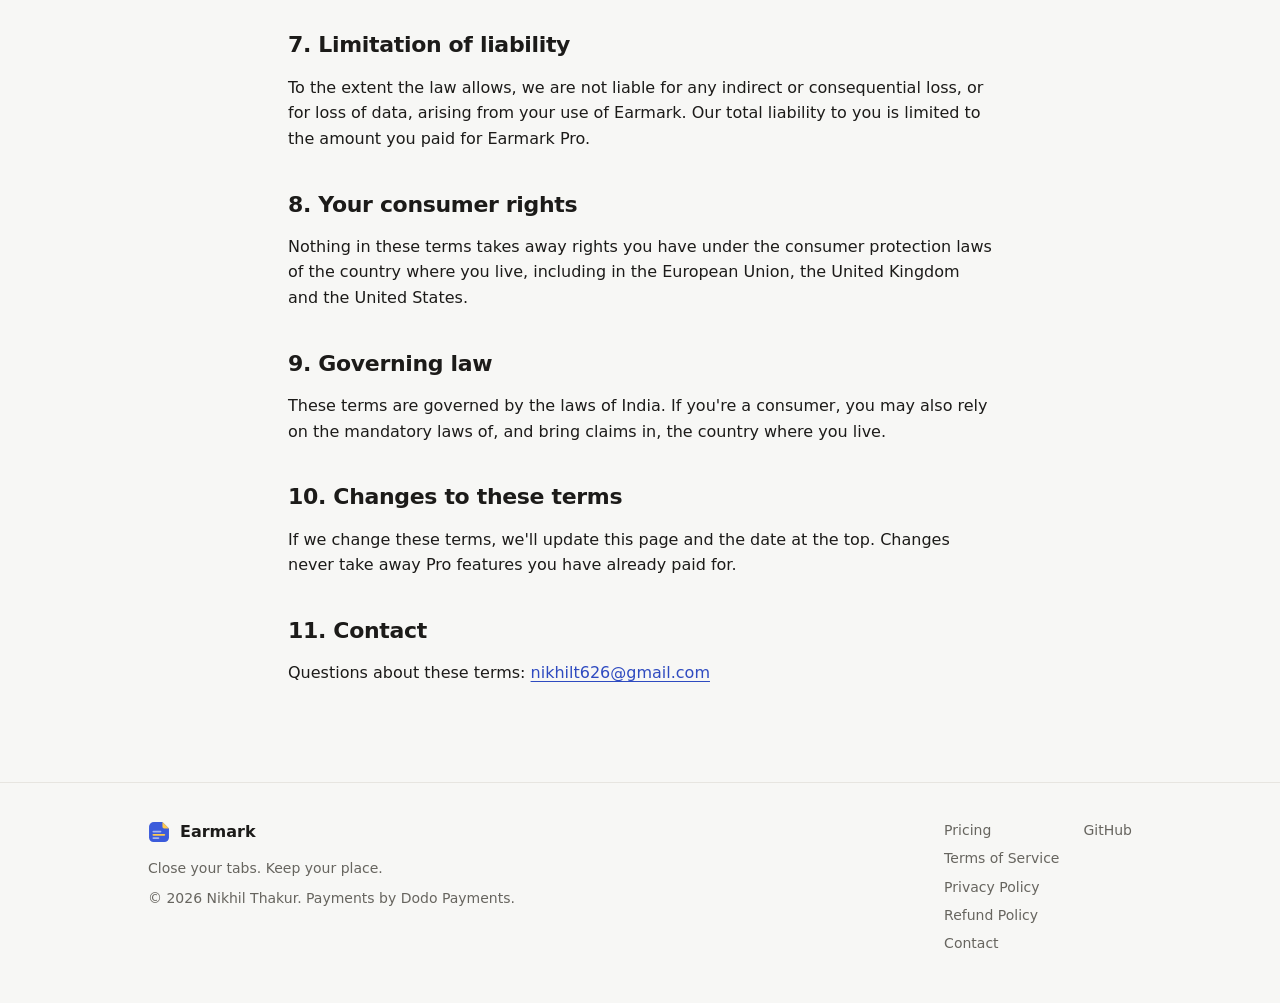
<file: terms.html>
<!doctype html>
<html lang="en">
  <head>
    <meta charset="utf-8" />
    <meta name="viewport" content="width=device-width, initial-scale=1" />
    <title>Terms of Service · Earmark</title>
    <meta name="description" content="The terms for using Earmark and buying Earmark Pro." />
    <link rel="icon" href="icon.svg" type="image/svg+xml" />
    <link rel="icon" href="icon-32.png" sizes="32x32" type="image/png" />
    <link rel="stylesheet" href="style.css" />
  </head>
  <body>
    <a class="skip" href="#main">Skip to content</a>
<header class="site-header">
  <div class="wrap header-row">
    <a class="brand" href="index.html" aria-label="Earmark home">
      <svg class="logo" viewBox="0 0 128 128" aria-hidden="true">
  <path d="M34 6 H84 L122 44 V96 a26 26 0 0 1 -26 26 H32 a26 26 0 0 1 -26 -26 V34 A28 28 0 0 1 34 6 Z" fill="#3b5bdb" />
  <path d="M84 6 L122 44 H94 a10 10 0 0 1 -10 -10 Z" fill="#ffc94d" />
  <rect x="26" y="56" width="52" height="11" rx="5.5" fill="#fff" opacity=".55" />
  <rect x="26" y="75" width="74" height="11" rx="5.5" fill="#ffc94d" />
  <rect x="26" y="94" width="40" height="11" rx="5.5" fill="#fff" opacity=".55" />
</svg>

      <span>Earmark</span>
    </a>
    <nav class="site-nav" aria-label="Main">
      <a href="index.html#features">Features</a>
      <a href="index.html#pricing">Pricing</a>
      <a href="privacy.html">Privacy</a>
      <a href="contact.html">Contact</a>
    </nav>
  </div>
</header>


    <main id="main" class="doc">
      <h1>Terms of Service</h1>
      <p class="updated">Last updated: October 24, 2026</p>

      <p>
        These terms cover your use of Earmark, the browser extension, and your purchase of Earmark Pro. Earmark is made by
        Nikhil Thakur, based in India ("we", "us"). By installing Earmark or buying Pro, you agree to these terms.
      </p>

      <h2>1. Using Earmark</h2>
      <p>
        Earmark is free to install and use. We give you a personal, non-exclusive, non-transferable licence to use it for
        your own purposes. Please don't copy, resell, or redistribute Earmark, or try to get around its licence checks.
      </p>
      <p>
        Everything you save with Earmark stays in your browser on your computer. You're responsible for what you save, and
        for keeping your own backups if they matter to you. Earmark's Export backup makes this easy.
      </p>

      <h2>2. Earmark Pro</h2>
      <ul>
        <li>
          <strong>Price:</strong> Earmark Pro costs $9.99 USD, paid once. Sales tax or VAT is added at checkout where it
          applies. It is not a subscription and never renews.
        </li>
        <li>
          <strong>Seller:</strong> Pro is sold through Dodo Payments, which acts as our merchant of record and reseller. Dodo
          Payments processes your payment, collects any sales tax, and issues your receipt, and its own terms apply to the
          payment itself.
        </li>
        <li>
          <strong>Delivery:</strong> right after payment you receive a license key by email. Pro unlocks in your browser by
          itself, or when you enter the key in Earmark's settings.
        </li>
        <li>
          <strong>Your license:</strong> the key is for you personally. You can use it in up to 5 browsers at once, and move
          it between browsers whenever you like. Please don't share or publish it; a key that's been shared publicly may be
          disabled.
        </li>
        <li>
          <strong>Yours for good:</strong> the Pro features you bought stay available in future versions of Earmark for as
          long as we offer it. If we ever stop offering Earmark, your sessions remain on your computer and you can still
          export them.
        </li>
      </ul>

      <h2>3. Refunds</h2>
      <p>
        You can get a full refund within 14 days of buying Pro. See the <a href="refunds.html">refund policy</a>
        for how to ask. After a refund your license key is disabled and Earmark returns to the free version. Your sessions
        are never deleted or locked.
      </p>

      <h2>4. Updates and availability</h2>
      <p>
        We improve Earmark over time, which may change how it looks or works. Earmark depends on features of Google Chrome,
        and some things, like the exact scroll position on every website, are best effort and may not always be possible.
      </p>

      <h2>5. Privacy</h2>
      <p>How we handle information is explained in the <a href="privacy.html">privacy policy</a>.</p>

      <h2>6. No warranty</h2>
      <p>
        We work hard to make Earmark reliable, but it is provided "as is", without warranties of any kind, to the extent the
        law allows. We can't promise it will always be free of errors or that every page will be restored exactly as it
        was.
      </p>

      <h2>7. Limitation of liability</h2>
      <p>
        To the extent the law allows, we are not liable for any indirect or consequential loss, or for loss of data, arising
        from your use of Earmark. Our total liability to you is limited to the amount you paid for Earmark Pro.
      </p>

      <h2>8. Your consumer rights</h2>
      <p>
        Nothing in these terms takes away rights you have under the consumer protection laws of the country where you live,
        including in the European Union, the United Kingdom and the United States.
      </p>

      <h2>9. Governing law</h2>
      <p>
        These terms are governed by the laws of India. If you're a consumer, you may also rely on the mandatory laws of,
        and bring claims in, the country where you live.
      </p>

      <h2>10. Changes to these terms</h2>
      <p>
        If we change these terms, we'll update this page and the date at the top. Changes never take away Pro features you
        have already paid for.
      </p>

      <h2>11. Contact</h2>
      <p>Questions about these terms: <a href="mailto:nikhilt626@gmail.com">nikhilt626@gmail.com</a></p>
    </main>

    <footer class="site-footer">
  <div class="wrap footer-row">
    <div class="footer-about">
      <a class="brand brand-sm" href="index.html">
        <svg class="logo" viewBox="0 0 128 128" aria-hidden="true">
  <path d="M34 6 H84 L122 44 V96 a26 26 0 0 1 -26 26 H32 a26 26 0 0 1 -26 -26 V34 A28 28 0 0 1 34 6 Z" fill="#3b5bdb" />
  <path d="M84 6 L122 44 H94 a10 10 0 0 1 -10 -10 Z" fill="#ffc94d" />
  <rect x="26" y="56" width="52" height="11" rx="5.5" fill="#fff" opacity=".55" />
  <rect x="26" y="75" width="74" height="11" rx="5.5" fill="#ffc94d" />
  <rect x="26" y="94" width="40" height="11" rx="5.5" fill="#fff" opacity=".55" />
</svg>

        <span>Earmark</span>
      </a>
      <p>Close your tabs. Keep your place.</p>
      <p>© 2026 Nikhil Thakur. Payments by Dodo Payments.</p>
    </div>
    <nav class="footer-nav" aria-label="Policies and contact">
      <a href="index.html#pricing">Pricing</a>
      <a href="terms.html">Terms of Service</a>
      <a href="privacy.html">Privacy Policy</a>
      <a href="refunds.html">Refund Policy</a>
      <a href="contact.html">Contact</a>
    </nav>
    <nav class="footer-social" aria-label="Elsewhere">
      <a href="https://github.com/bashward" rel="me noopener">GitHub</a>
    </nav>
  </div>
</footer>

  </body>
</html>
</file>
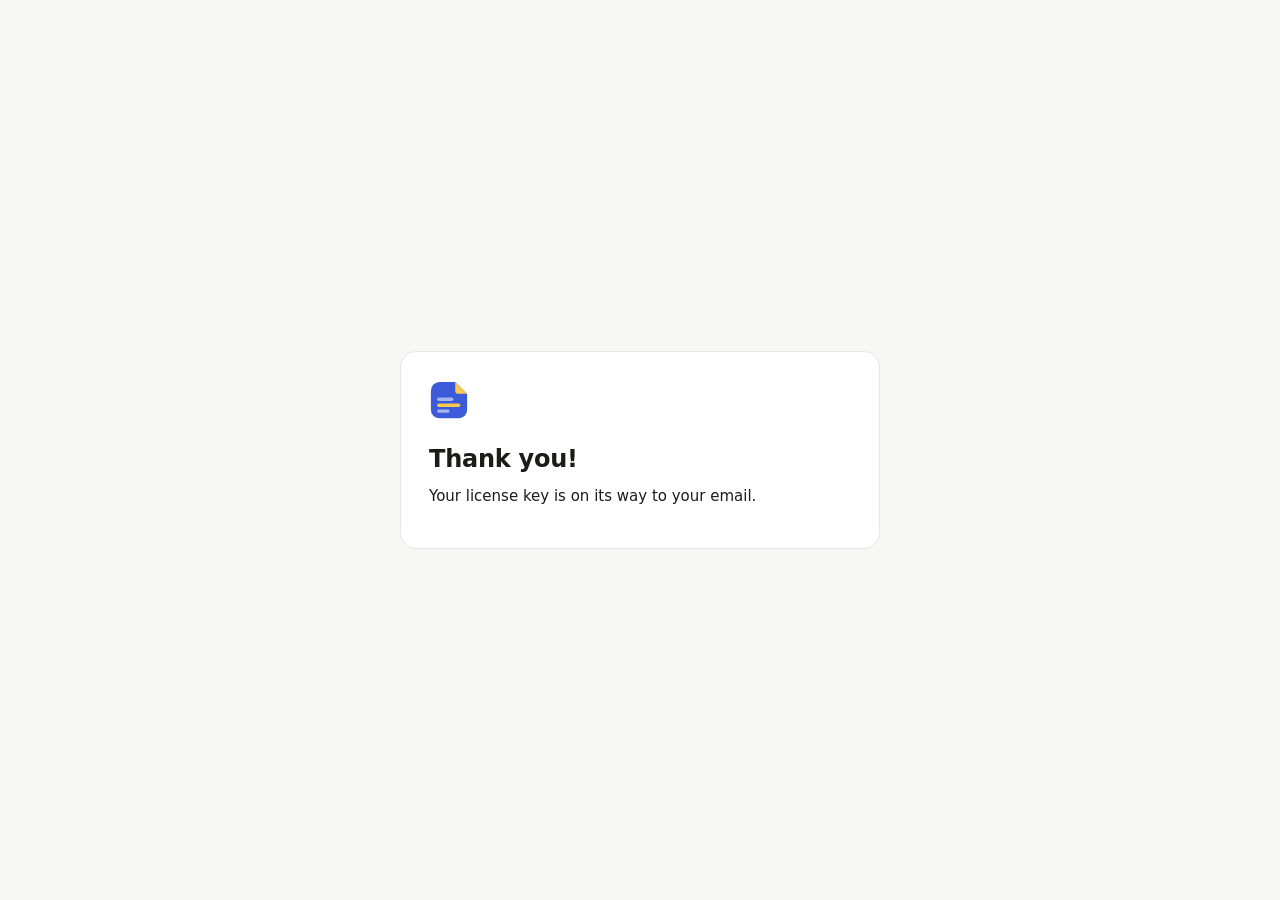
<file: thanks.html>
<!doctype html>
<html lang="en">
  <head>
    <meta charset="utf-8" />
    <meta name="viewport" content="width=device-width, initial-scale=1" />
    <title>Thanks for getting Earmark Pro</title>
    <!--
      Host this page anywhere (GitHub Pages, Netlify, Cloudflare Pages, your
      own site) and put its address in src/config/pro.ts as `thankYouUrl`.
      Dodo Payments sends buyers here after checkout with their license key in
      the address. If Earmark is installed in that browser it unlocks Pro and
      replaces this page by itself; otherwise the buyer copies the key below.
    -->
    <style>
      :root {
        color-scheme: light dark;
        --bg: #f7f7f5;
        --card: #fff;
        --text: #1c1b19;
        --muted: #67655f;
        --border: #e7e5e0;
        --accent: #3b5bdb;
      }
      @media (prefers-color-scheme: dark) {
        :root {
          --bg: #191918;
          --card: #222220;
          --text: #edece9;
          --muted: #a9a69f;
          --border: #33322f;
          --accent: #6d8bff;
        }
      }
      * {
        box-sizing: border-box;
      }
      body {
        margin: 0;
        min-height: 100vh;
        display: grid;
        place-items: center;
        padding: 24px 16px;
        background: var(--bg);
        color: var(--text);
        font: 15px/1.55 ui-sans-serif, system-ui, -apple-system, 'Segoe UI', Roboto, sans-serif;
      }
      main {
        width: min(480px, 100%);
        padding: 28px;
        border: 1px solid var(--border);
        border-radius: 16px;
        background: var(--card);
      }
      h1 {
        margin: 14px 0 6px;
        font-size: 24px;
        letter-spacing: -0.01em;
      }
      p {
        margin: 0 0 12px;
      }
      .muted {
        color: var(--muted);
        font-size: 14px;
      }
      .key {
        display: flex;
        gap: 8px;
        margin: 6px 0 14px;
      }
      code {
        flex: 1;
        min-width: 0;
        padding: 9px 12px;
        border: 1px solid var(--border);
        border-radius: 8px;
        font: 13px ui-monospace, SFMono-Regular, Menlo, monospace;
        overflow-wrap: anywhere;
      }
      button {
        padding: 0 14px;
        border: 0;
        border-radius: 8px;
        background: var(--accent);
        color: #fff;
        font: inherit;
        font-weight: 600;
        cursor: pointer;
      }
    </style>
  </head>
  <body>
    <main>
      <svg width="40" height="40" viewBox="0 0 128 128" aria-hidden="true">
        <path d="M34 6 H84 L122 44 V96 a26 26 0 0 1 -26 26 H32 a26 26 0 0 1 -26 -26 V34 A28 28 0 0 1 34 6 Z" fill="#3b5bdb" />
        <path d="M84 6 L122 44 H94 a10 10 0 0 1 -10 -10 Z" fill="#ffc94d" />
        <rect x="26" y="56" width="52" height="11" rx="5.5" fill="#fff" opacity=".55" />
        <rect x="26" y="75" width="74" height="11" rx="5.5" fill="#ffc94d" />
        <rect x="26" y="94" width="40" height="11" rx="5.5" fill="#fff" opacity=".55" />
      </svg>
      <h1 id="title">Thank you!</h1>
      <p id="status">Earmark Pro is unlocking in your browser…</p>
      <section id="key-box" hidden>
        <p class="muted">Your license key (we’ve emailed it to you too):</p>
        <div class="key">
          <code id="key"></code>
          <button id="copy" type="button">Copy</button>
        </div>
        <p class="muted">
          If Pro didn’t unlock by itself, open Earmark, go to Settings → Earmark Pro, choose “Already bought Pro? Enter your
          license key” and paste it. You can use the same key in Earmark on your other browsers too.
        </p>
      </section>
    </main>
    <script>
      const params = new URLSearchParams(location.search);
      const key = (params.get('license_key') || '').split(',')[0].trim();
      const status = params.get('status');
      if (status && status !== 'succeeded' && status !== 'active') {
        document.getElementById('title').textContent = 'Payment not completed';
        document.getElementById('status').textContent =
          'Your payment didn’t go through, so you haven’t been charged. You can try again from Earmark whenever you like.';
      } else if (key) {
        document.getElementById('key').textContent = key;
        document.getElementById('key-box').hidden = false;
        document.getElementById('copy').addEventListener('click', async () => {
          await navigator.clipboard.writeText(key);
          document.getElementById('copy').textContent = 'Copied';
        });
      } else {
        document.getElementById('status').textContent = 'Your license key is on its way to your email.';
      }
    </script>
  </body>
</html>
</file>
<file: style.css>
:root {
  color-scheme: light dark;
  --bg: #f7f7f5;
  --surface: #ffffff;
  --sunken: #efeeea;
  --text: #1c1b19;
  --muted: #67655f;
  --border: #e7e5e0;
  --accent: #3b5bdb;
  --accent-text: #2f4bc0;
  --on-accent: #ffffff;
  --amber: #ffc94d;
  --amber-soft: rgba(255, 201, 77, 0.38);
  --shadow: 0 1px 2px rgba(28, 27, 25, 0.05), 0 8px 24px rgba(28, 27, 25, 0.06);
  --radius: 14px;
}

@media (prefers-color-scheme: dark) {
  :root {
    --bg: #191918;
    --surface: #222220;
    --sunken: #1e1e1d;
    --text: #edece9;
    --muted: #a9a69f;
    --border: #33322f;
    --accent: #6d8bff;
    --accent-text: #93a8ff;
    --on-accent: #0f1530;
    --amber-soft: rgba(255, 201, 77, 0.24);
    --shadow: none;
  }
}

* {
  box-sizing: border-box;
}

html {
  scroll-behavior: smooth;
}

body {
  margin: 0;
  background: var(--bg);
  color: var(--text);
  font: 16px/1.6 ui-sans-serif, system-ui, -apple-system, 'Segoe UI', Roboto, 'Helvetica Neue', sans-serif;
  -webkit-font-smoothing: antialiased;
}

img {
  max-width: 100%;
  display: block;
}

a {
  color: var(--accent-text);
  text-underline-offset: 3px;
}

a:hover {
  text-decoration-thickness: 2px;
}

:focus-visible {
  outline: 2px solid var(--accent);
  outline-offset: 2px;
  border-radius: 6px;
}

h1,
h2,
h3 {
  line-height: 1.2;
  letter-spacing: -0.015em;
}

.wrap {
  width: min(1040px, 100%);
  margin: 0 auto;
  padding: 0 16px;
}

@media (min-width: 720px) {
  .wrap {
    padding: 0 28px;
  }
}

.muted {
  color: var(--muted);
}

.skip {
  position: absolute;
  left: -9999px;
}

.skip:focus {
  left: 16px;
  top: 12px;
  z-index: 10;
  padding: 8px 12px;
  background: var(--surface);
  border-radius: 8px;
}

/* Header and footer */

.site-header {
  border-bottom: 1px solid var(--border);
  background: color-mix(in srgb, var(--bg) 88%, transparent);
  backdrop-filter: blur(8px);
  position: sticky;
  top: 0;
  z-index: 5;
}

.header-row {
  display: flex;
  align-items: center;
  gap: 16px;
  height: 60px;
}

.brand {
  display: inline-flex;
  align-items: center;
  gap: 10px;
  color: var(--text);
  font-weight: 700;
  font-size: 18px;
  text-decoration: none;
}

.brand .logo {
  width: 28px;
  height: 28px;
}

.brand-sm {
  font-size: 16px;
}

.brand-sm .logo {
  width: 22px;
  height: 22px;
}

.site-nav {
  margin-left: auto;
  display: flex;
  gap: 4px;
}

.site-nav a {
  padding: 6px 10px;
  border-radius: 8px;
  color: var(--muted);
  font-size: 15px;
  text-decoration: none;
}

.site-nav a:hover {
  color: var(--text);
  background: var(--sunken);
}

@media (max-width: 560px) {
  .site-nav a:not([href$='#pricing']):not([href='contact.html']) {
    display: none;
  }
}

.site-footer {
  margin-top: 96px;
  border-top: 1px solid var(--border);
  padding: 36px 0 48px;
  font-size: 14px;
  color: var(--muted);
}

.footer-row {
  display: grid;
  gap: 24px;
}

@media (min-width: 720px) {
  .footer-row {
    grid-template-columns: 1fr auto auto;
    align-items: start;
  }
}

.footer-about p {
  margin: 8px 0 0;
}

.footer-nav,
.footer-social {
  display: flex;
  flex-direction: column;
  gap: 6px;
}

.footer-nav a,
.footer-social a {
  color: var(--muted);
  text-decoration: none;
}

.footer-nav a:hover,
.footer-social a:hover {
  color: var(--text);
  text-decoration: underline;
}

/* Buttons */

.btn {
  display: inline-flex;
  align-items: center;
  justify-content: center;
  gap: 8px;
  min-height: 42px;
  padding: 0 18px;
  border: 1px solid var(--border);
  border-radius: 10px;
  background: var(--surface);
  color: var(--text);
  font: inherit;
  font-weight: 600;
  font-size: 15px;
  text-decoration: none;
  cursor: pointer;
}

.btn:hover {
  border-color: var(--muted);
}

.btn-primary {
  background: var(--accent);
  border-color: var(--accent);
  color: var(--on-accent);
}

.btn-primary:hover {
  border-color: var(--accent);
  filter: brightness(1.06);
}

.btn-lg {
  min-height: 48px;
  padding: 0 22px;
  font-size: 16px;
}

.btn.is-disabled {
  cursor: default;
  opacity: 0.75;
  filter: none;
}

/* Home */

.hero {
  padding: 72px 0 40px;
}

.hero h1 {
  margin: 0;
  max-width: 14ch;
  font-size: clamp(38px, 7vw, 64px);
  letter-spacing: -0.03em;
}

.hl {
  background: linear-gradient(transparent 58%, var(--amber-soft) 58%, var(--amber-soft) 92%, transparent 92%);
  padding: 0 0.08em;
}

.lede {
  max-width: 600px;
  margin: 20px 0 28px;
  font-size: clamp(17px, 2.2vw, 20px);
  color: var(--muted);
}

.cta {
  display: flex;
  flex-wrap: wrap;
  gap: 10px;
  align-items: center;
}

.cta-note {
  margin: 14px 0 0;
  font-size: 14px;
  color: var(--muted);
}

.shot {
  margin: 48px 0 0;
  border: 1px solid var(--border);
  border-radius: var(--radius);
  overflow: hidden;
  background: var(--surface);
  box-shadow: var(--shadow);
}

.shot video {
  display: block;
  width: 100%;
  height: auto;
  background: #0f1013;
}

.shot figcaption {
  padding: 10px 16px;
  border-top: 1px solid var(--border);
  font-size: 14px;
  color: var(--muted);
}

.section {
  padding: 72px 0 0;
}

.section > .wrap > h2 {
  margin: 0 0 8px;
  font-size: clamp(26px, 4vw, 34px);
}

.section-lede {
  max-width: 620px;
  margin: 0 0 32px;
  color: var(--muted);
  font-size: 17px;
}

.steps {
  display: grid;
  gap: 16px;
  margin: 0;
  padding: 0;
  list-style: none;
  counter-reset: step;
}

@media (min-width: 760px) {
  .steps {
    grid-template-columns: repeat(3, 1fr);
  }
}

.steps li {
  counter-increment: step;
  padding: 22px;
  border: 1px solid var(--border);
  border-radius: var(--radius);
  background: var(--surface);
}

.steps li::before {
  content: counter(step);
  display: inline-grid;
  place-items: center;
  width: 28px;
  height: 28px;
  margin-bottom: 12px;
  border-radius: 50%;
  background: var(--amber);
  color: #3a2a00;
  font-weight: 700;
  font-size: 14px;
}

.steps h3,
.features h3 {
  margin: 0 0 6px;
  font-size: 18px;
}

.steps p,
.features p {
  margin: 0;
  color: var(--muted);
}

kbd {
  padding: 1px 6px;
  border: 1px solid var(--border);
  border-bottom-width: 2px;
  border-radius: 6px;
  background: var(--sunken);
  font: 13px ui-monospace, SFMono-Regular, Menlo, monospace;
  white-space: nowrap;
}

.features {
  display: grid;
  gap: 28px 32px;
}

@media (min-width: 640px) {
  .features {
    grid-template-columns: repeat(2, 1fr);
  }
}

@media (min-width: 900px) {
  .features {
    grid-template-columns: repeat(3, 1fr);
  }
}

.features > div {
  padding-left: 16px;
  border-left: 3px solid var(--amber);
}

.privacy-band {
  padding: 32px;
  border-radius: var(--radius);
  background: var(--sunken);
  border: 1px solid var(--border);
}

.privacy-band h2 {
  margin: 0 0 8px;
  font-size: clamp(24px, 3.6vw, 30px);
}

.privacy-band ul {
  display: grid;
  gap: 8px 28px;
  margin: 20px 0 16px;
  padding: 0;
  list-style: none;
}

@media (min-width: 720px) {
  .privacy-band ul {
    grid-template-columns: repeat(2, 1fr);
  }
}

.privacy-band li {
  position: relative;
  padding-left: 26px;
}

.check::before,
.privacy-band li::before,
.plan li::before {
  content: '';
  position: absolute;
  left: 2px;
  top: 0.45em;
  width: 12px;
  height: 7px;
  border-left: 2px solid var(--accent);
  border-bottom: 2px solid var(--accent);
  transform: rotate(-45deg);
}

/* Pricing */

.plans {
  display: grid;
  gap: 16px;
}

@media (min-width: 760px) {
  .plans {
    grid-template-columns: 1fr 1fr;
    align-items: stretch;
  }
}

.plan {
  display: flex;
  flex-direction: column;
  padding: 28px;
  border: 1px solid var(--border);
  border-radius: var(--radius);
  background: var(--surface);
}

.plan-pro {
  border: 2px solid var(--accent);
  box-shadow: var(--shadow);
}

.plan-head {
  display: flex;
  align-items: center;
  gap: 10px;
}

.plan h3 {
  margin: 0;
  font-size: 20px;
}

.tag {
  padding: 2px 9px;
  border-radius: 999px;
  background: var(--amber);
  color: #3a2a00;
  font-size: 12px;
  font-weight: 700;
  letter-spacing: 0.02em;
}

.price {
  margin: 14px 0 2px;
  font-size: 44px;
  font-weight: 750;
  letter-spacing: -0.03em;
  line-height: 1;
}

.price small {
  font-size: 16px;
  font-weight: 500;
  letter-spacing: 0;
  color: var(--muted);
}

.plan-sub {
  margin: 6px 0 18px;
  color: var(--muted);
}

.plan ul {
  display: grid;
  gap: 8px;
  margin: 0 0 22px;
  padding: 0;
  list-style: none;
}

.plan li {
  position: relative;
  padding-left: 26px;
}

.plan-foot {
  margin-top: auto;
}

.fine {
  margin: 12px 0 0;
  font-size: 14px;
  color: var(--muted);
}

.pricing-notes {
  margin: 20px 0 0;
  font-size: 14px;
  color: var(--muted);
}

/* FAQ */

.faq {
  max-width: 760px;
  border-top: 1px solid var(--border);
}

.faq details {
  border-bottom: 1px solid var(--border);
}

.faq summary {
  padding: 16px 0;
  font-weight: 600;
  cursor: pointer;
  list-style: none;
  display: flex;
  justify-content: space-between;
  gap: 16px;
}

.faq summary::-webkit-details-marker {
  display: none;
}

.faq summary::after {
  content: '+';
  color: var(--muted);
  font-weight: 400;
  font-size: 20px;
  line-height: 1;
}

.faq details[open] summary::after {
  content: '\2212';
}

.faq details p {
  margin: 0 0 16px;
  color: var(--muted);
}

/* Policy pages */

.doc {
  width: min(760px, 100%);
  margin: 0 auto;
  padding: 56px 16px 0;
}

@media (min-width: 720px) {
  .doc {
    padding: 64px 28px 0;
  }
}

.doc h1 {
  margin: 0 0 6px;
  font-size: clamp(32px, 5vw, 42px);
}

.doc .updated {
  margin: 0 0 32px;
  color: var(--muted);
}

.doc h2 {
  margin: 40px 0 10px;
  font-size: 22px;
}

.doc h3 {
  margin: 24px 0 8px;
  font-size: 17px;
}

.doc p,
.doc li {
  color: var(--text);
}

.doc ul {
  padding-left: 22px;
}

.doc li + li {
  margin-top: 6px;
}

.summary {
  margin: 0 0 8px;
  padding: 18px 22px;
  border: 1px solid var(--border);
  border-radius: var(--radius);
  background: var(--surface);
}

.summary h2 {
  margin: 0 0 6px;
  font-size: 17px;
}

.summary ul {
  margin: 0;
}

.table-scroll {
  overflow-x: auto;
  margin: 16px 0;
  border: 1px solid var(--border);
  border-radius: 10px;
}

table {
  width: 100%;
  border-collapse: collapse;
  font-size: 15px;
}

th,
td {
  padding: 10px 14px;
  text-align: left;
  vertical-align: top;
  border-bottom: 1px solid var(--border);
}

th {
  background: var(--sunken);
  font-weight: 600;
}

tr:last-child td {
  border-bottom: 0;
}

.contact-card {
  display: grid;
  gap: 4px;
  margin: 8px 0 24px;
  padding: 22px;
  border: 1px solid var(--border);
  border-radius: var(--radius);
  background: var(--surface);
}

.contact-card .email {
  font-size: 22px;
  font-weight: 650;
  overflow-wrap: anywhere;
}

h3 .tag {
  margin-left: 6px;
  vertical-align: 2px;
}
</file>
